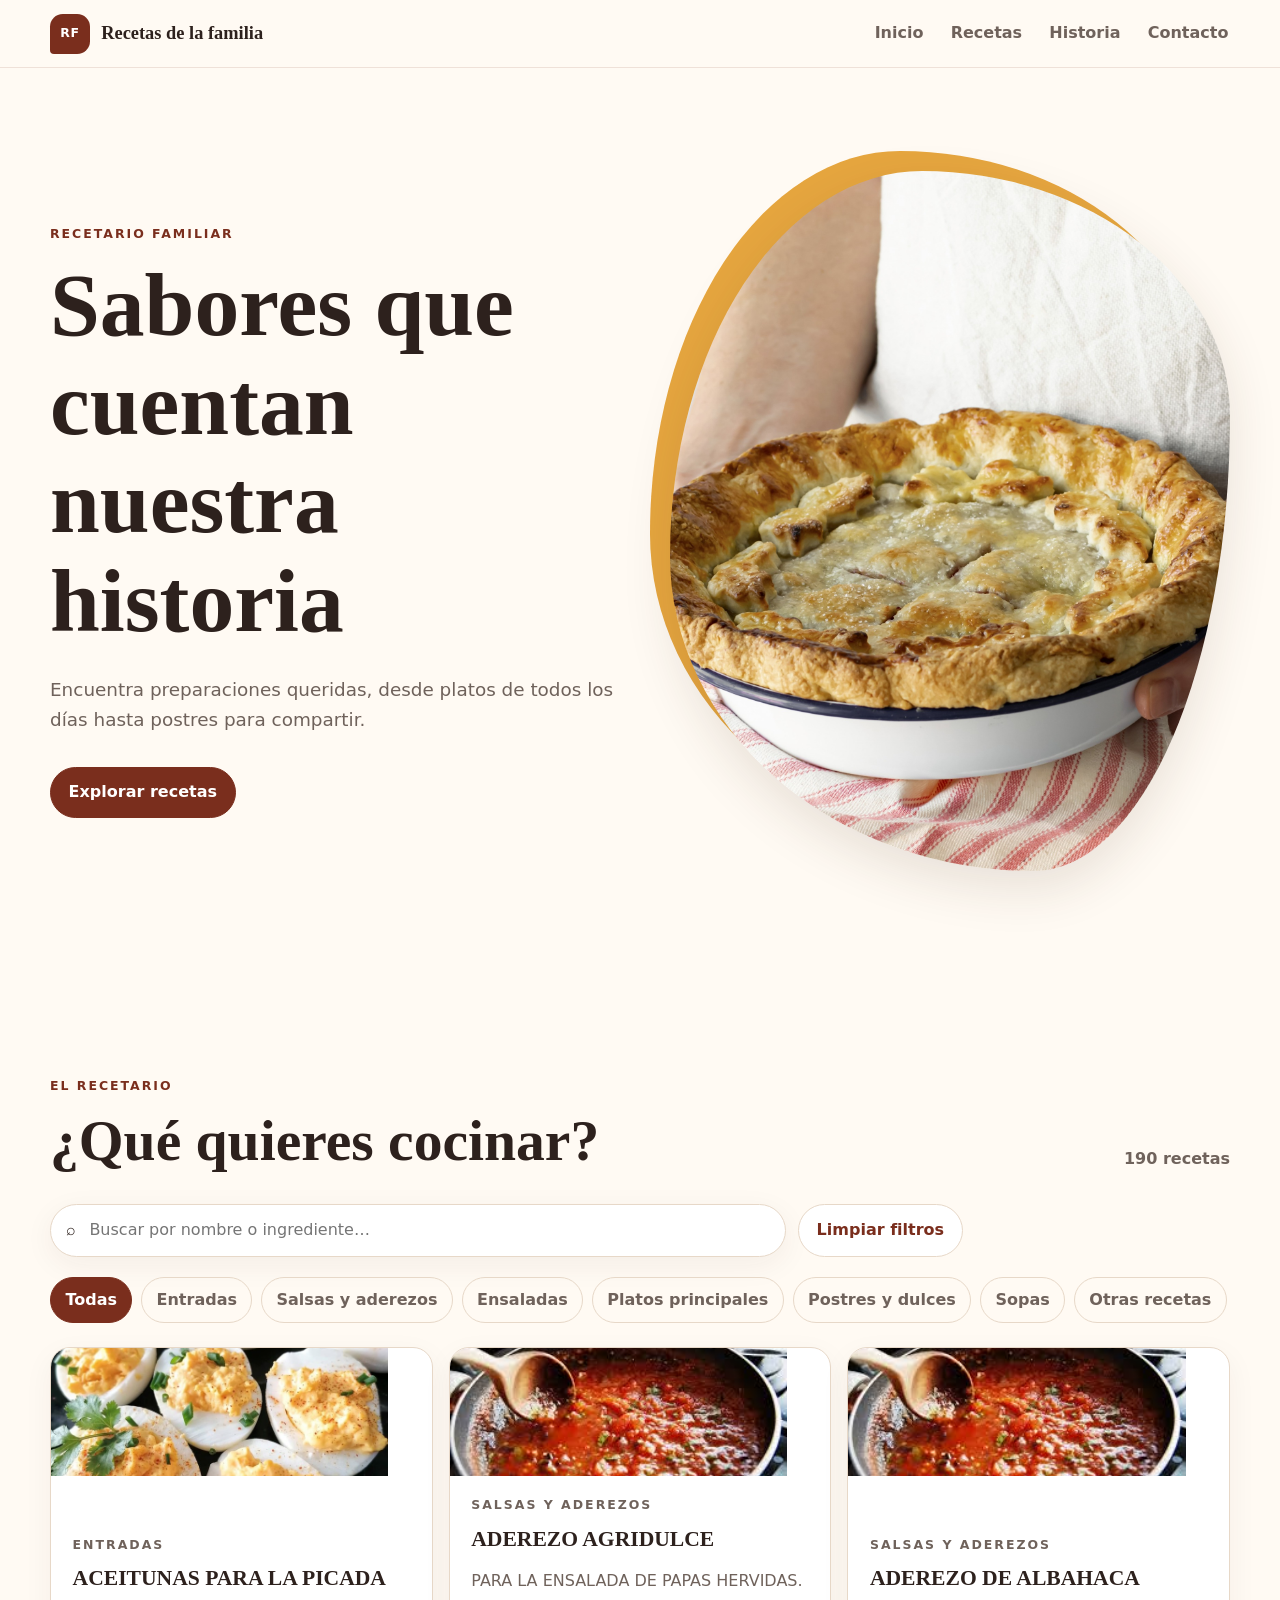
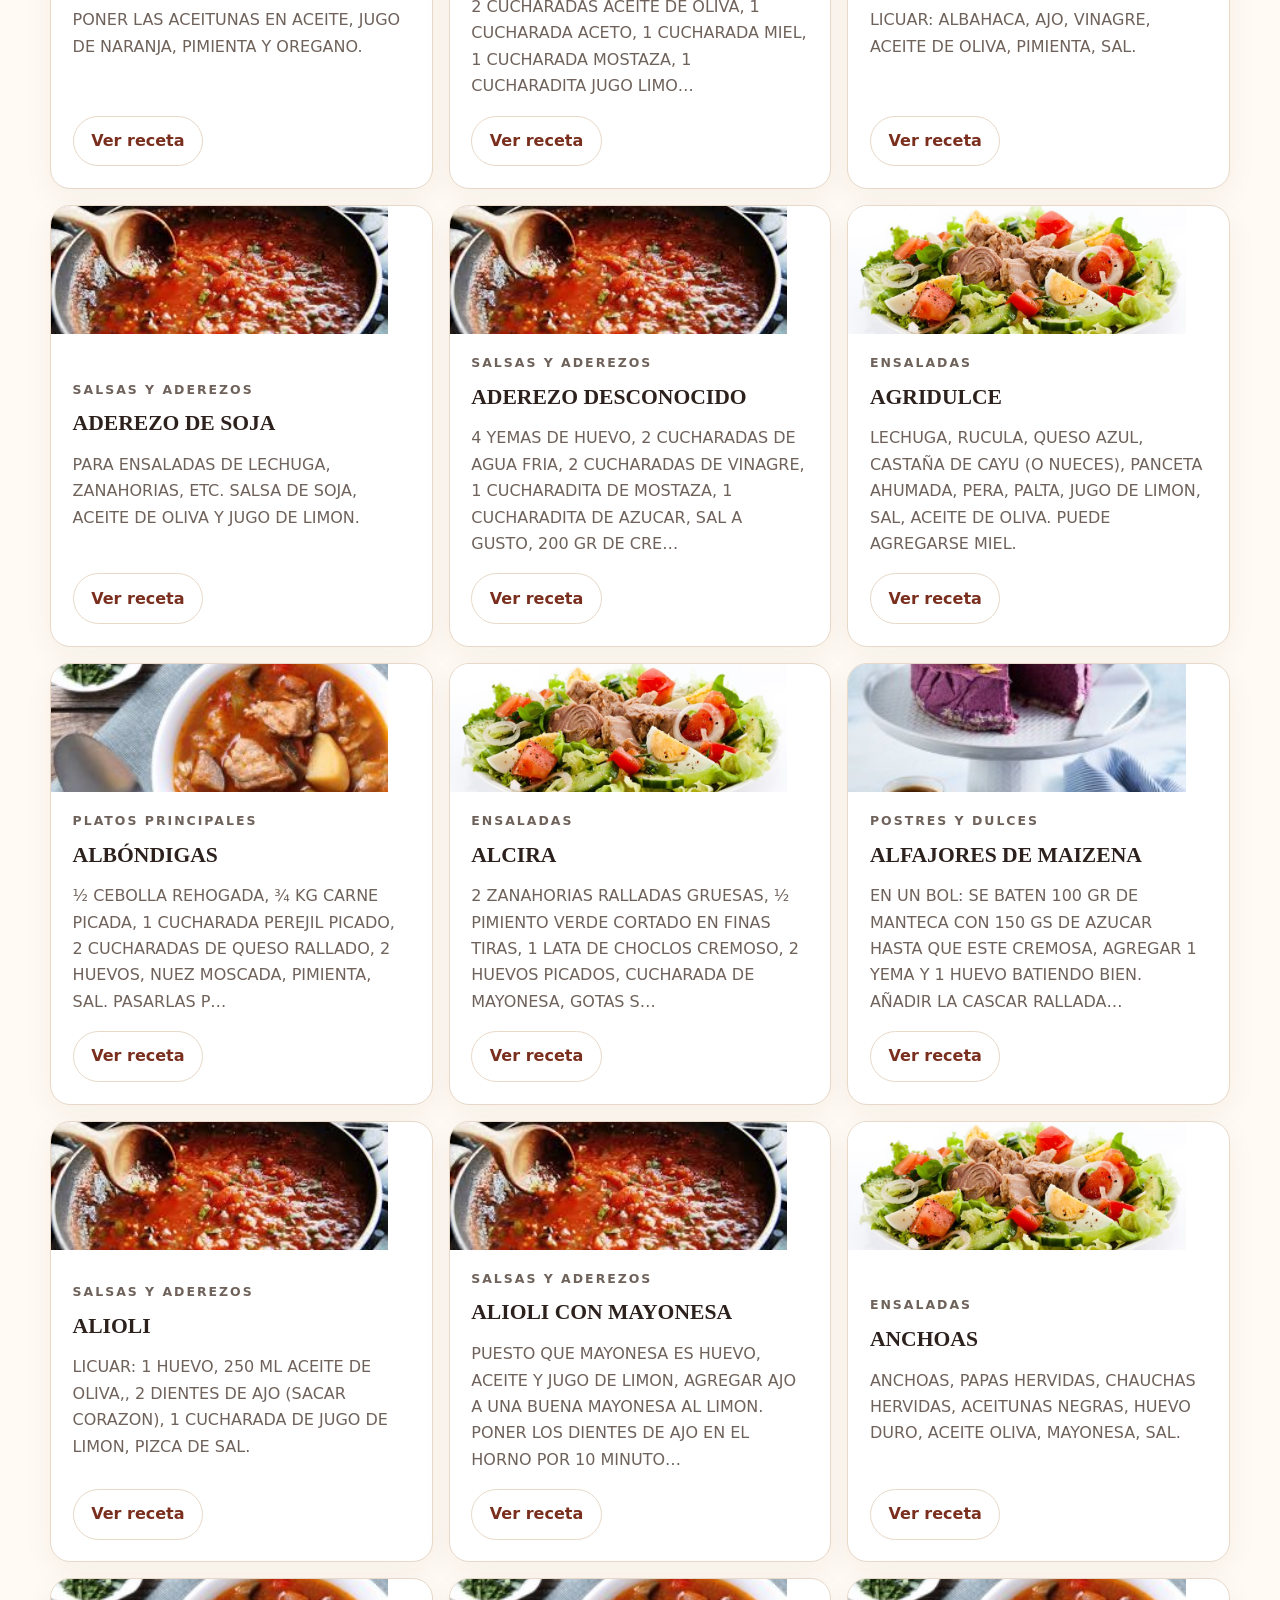
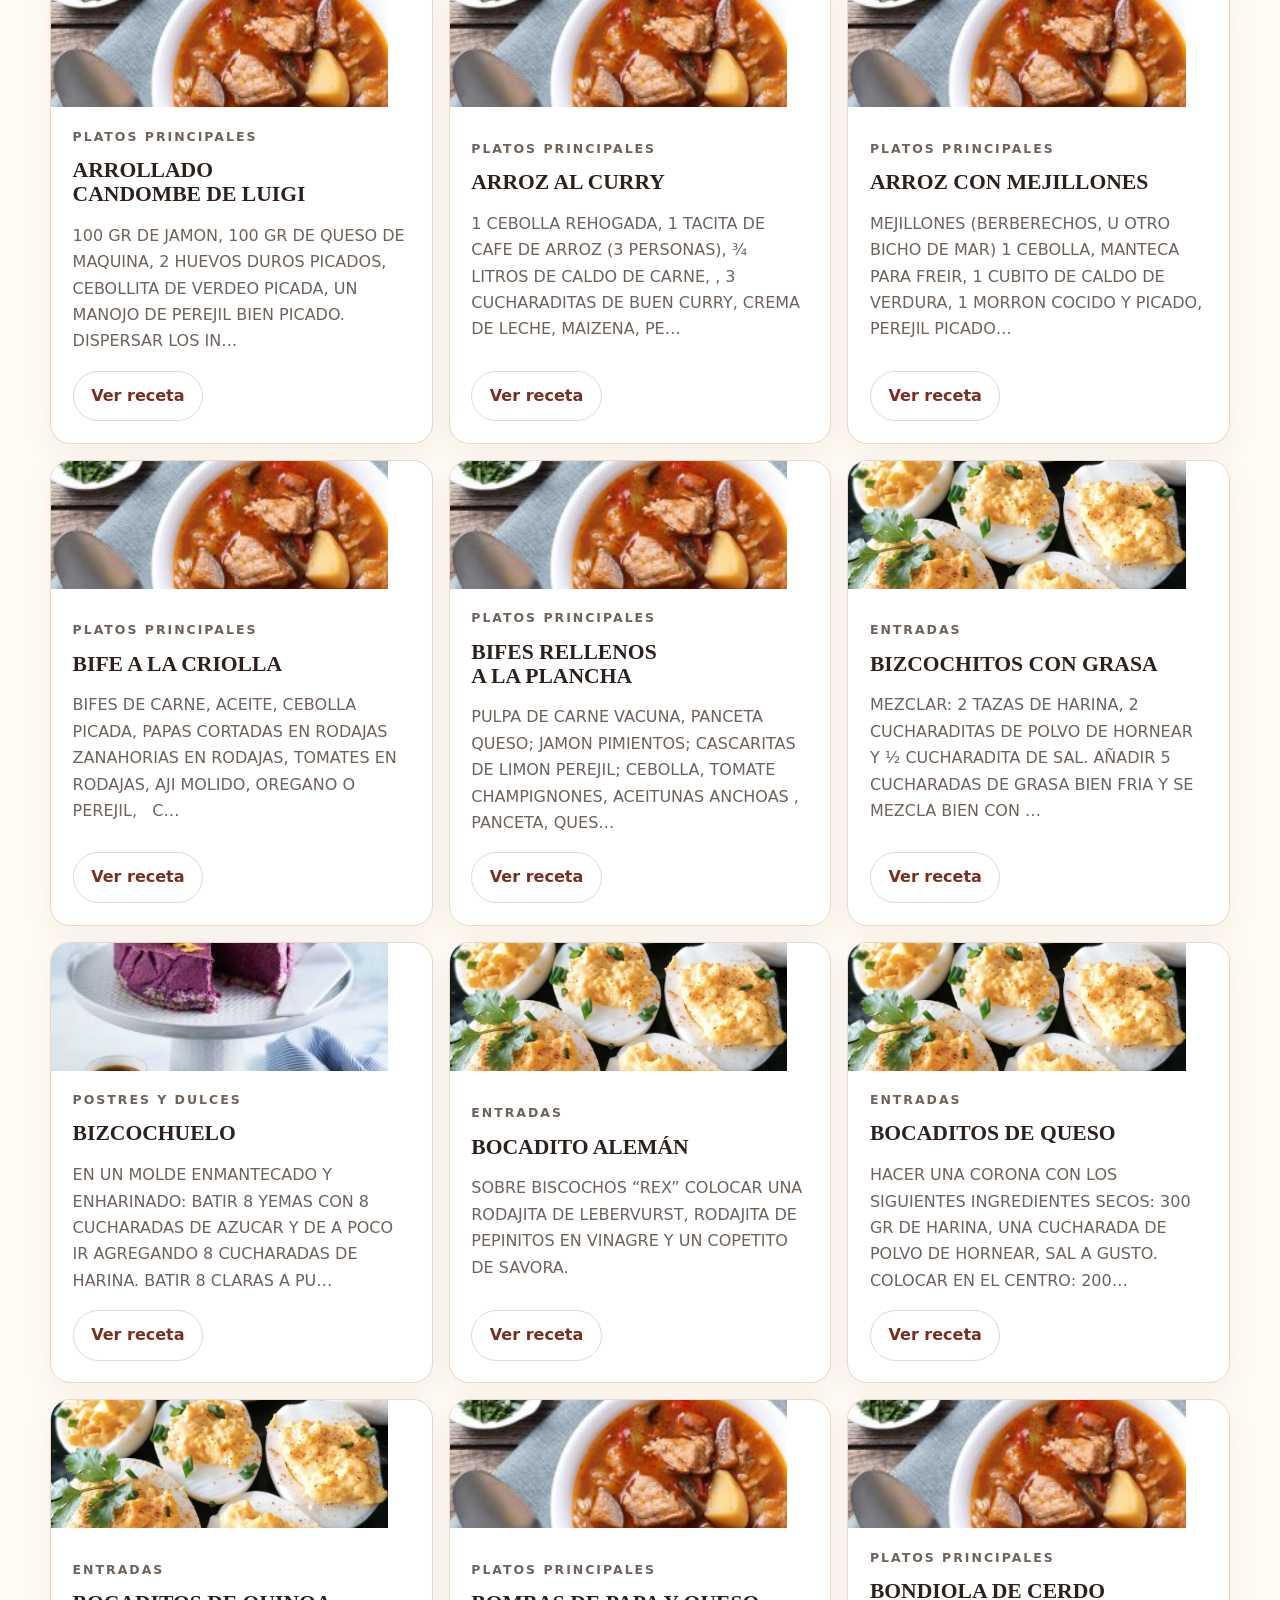
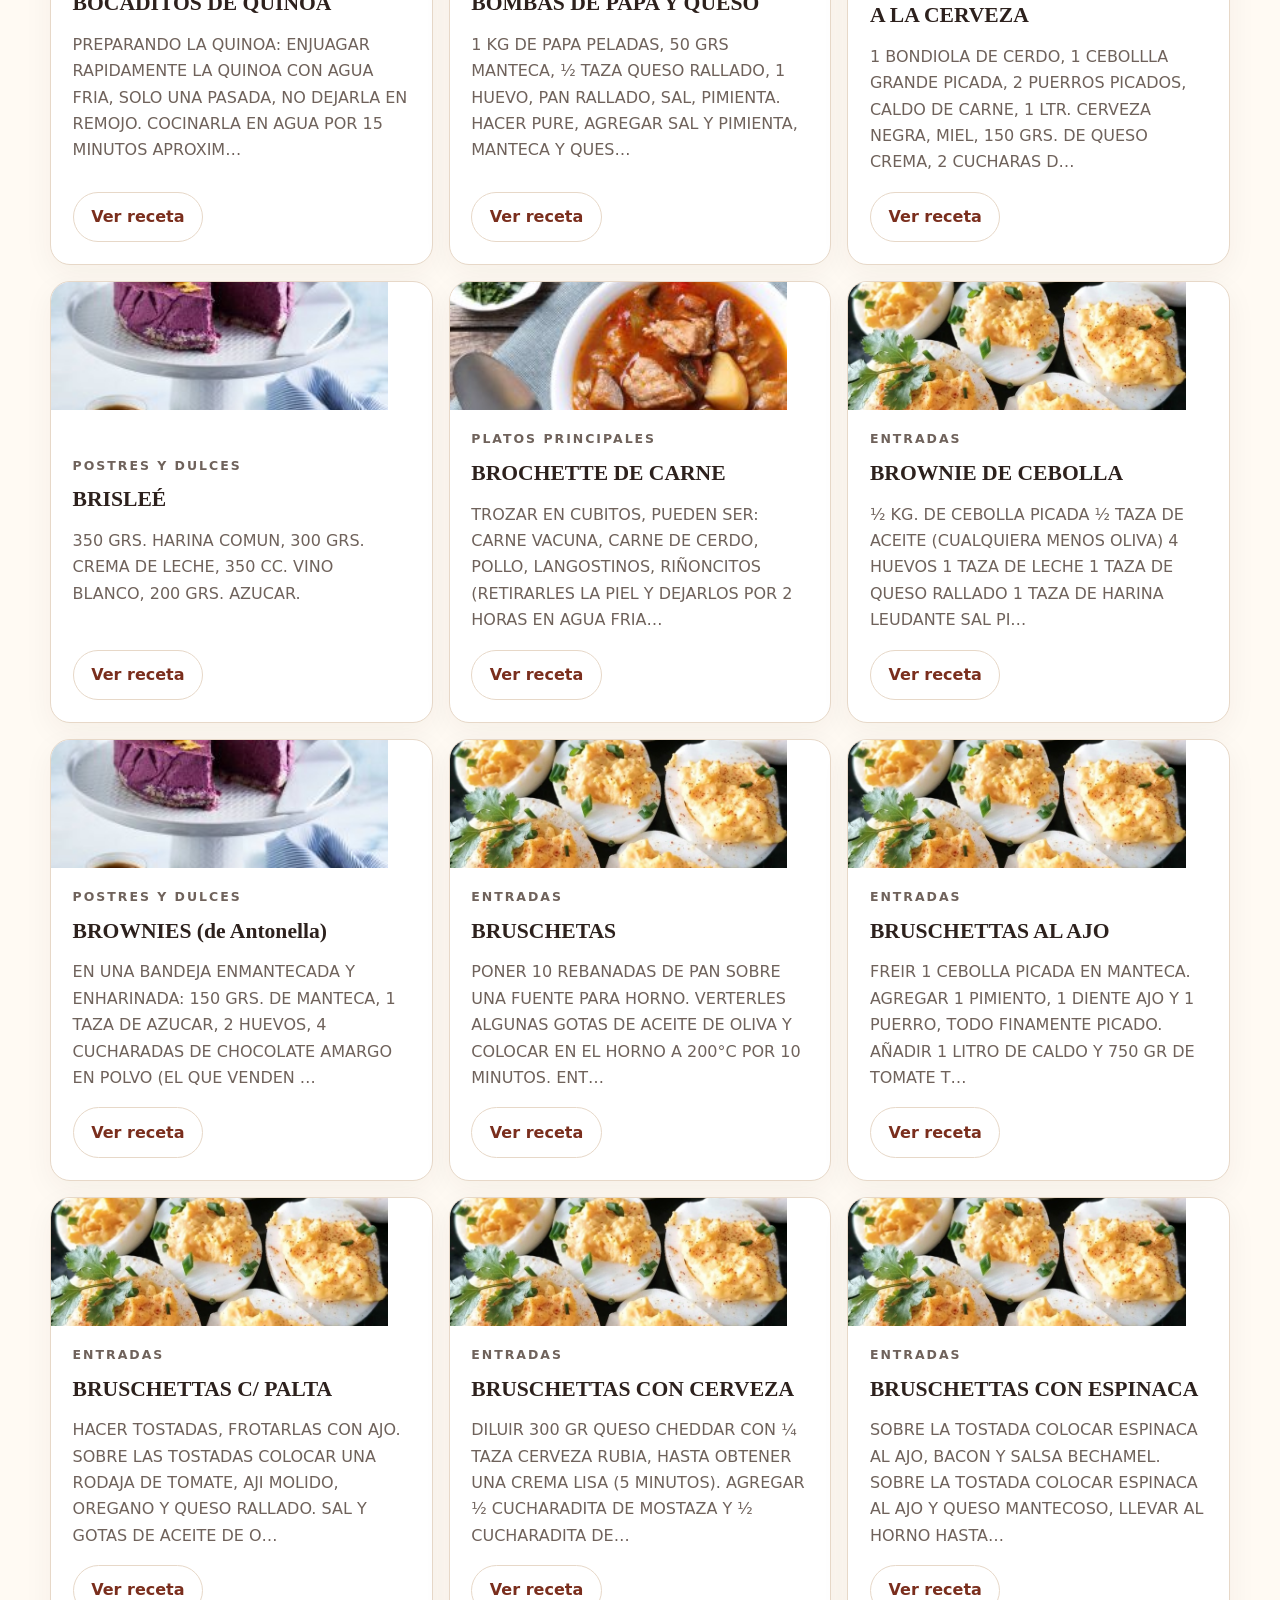
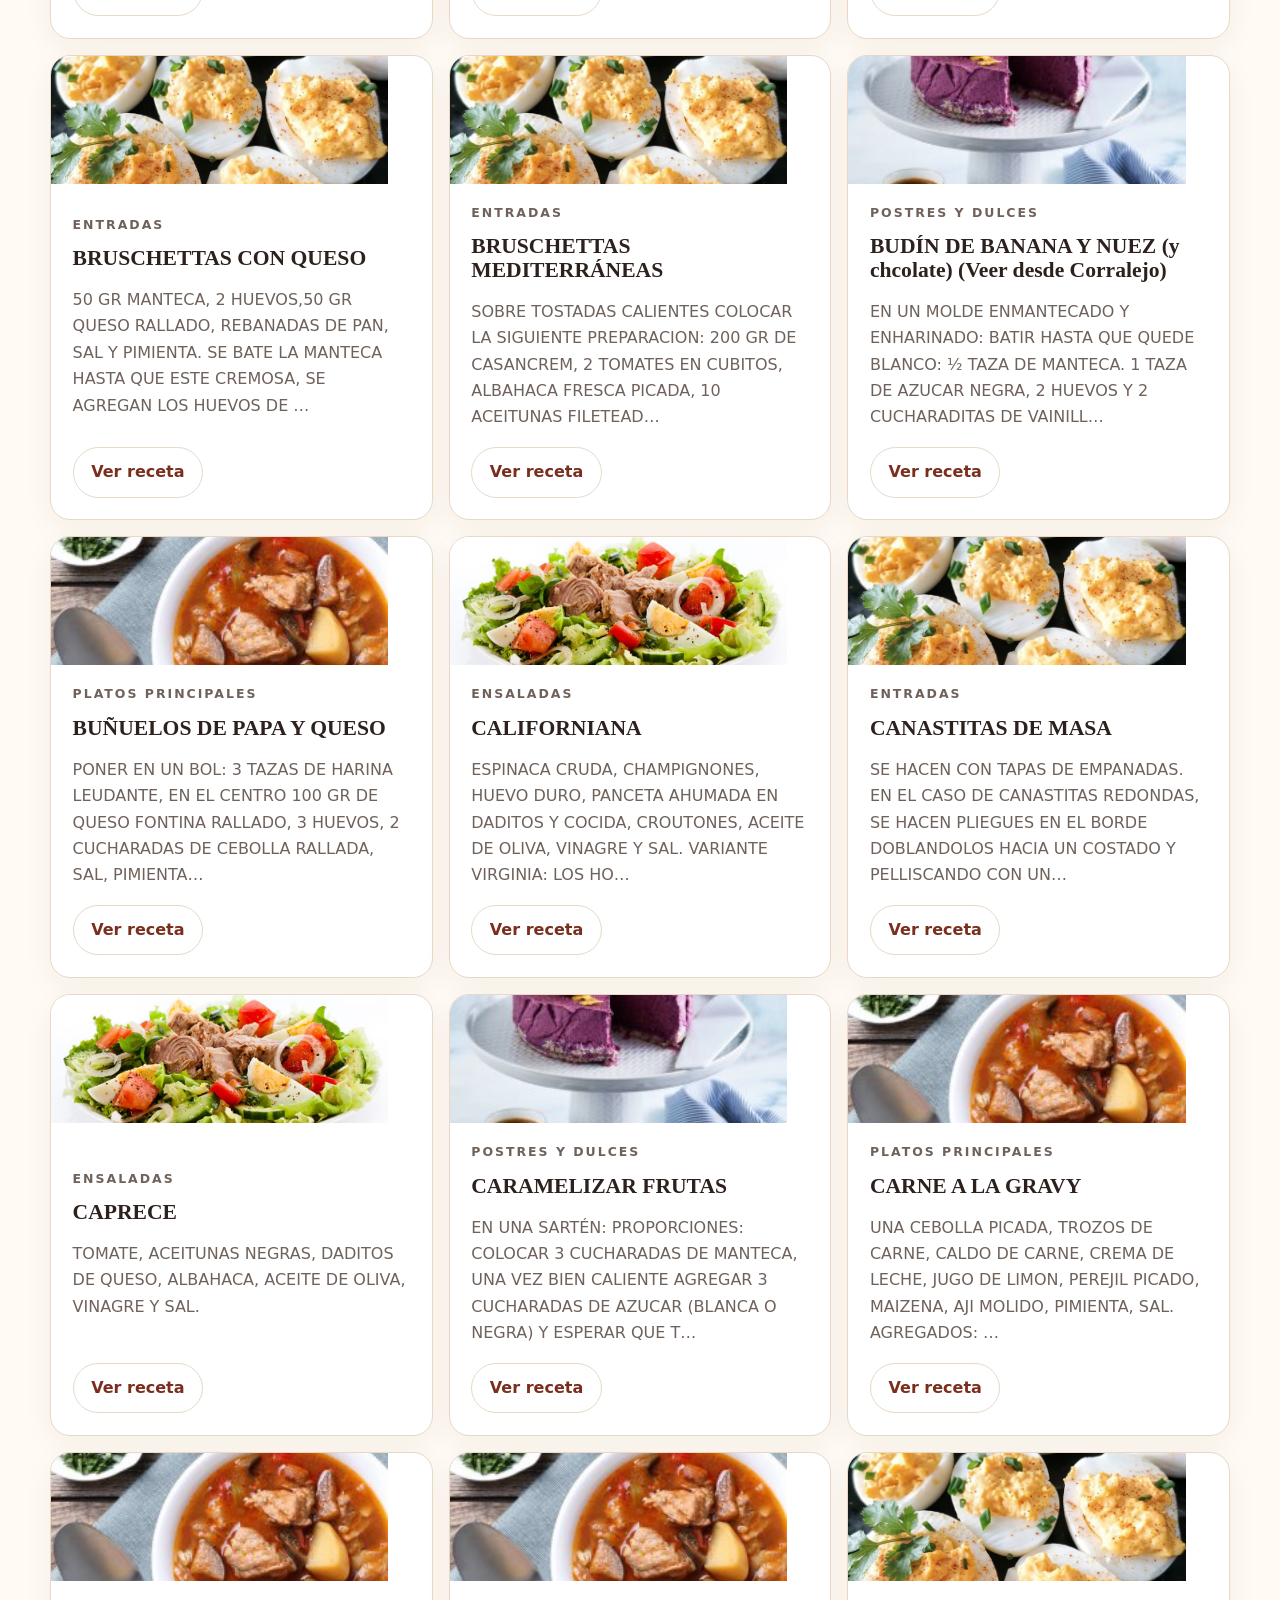
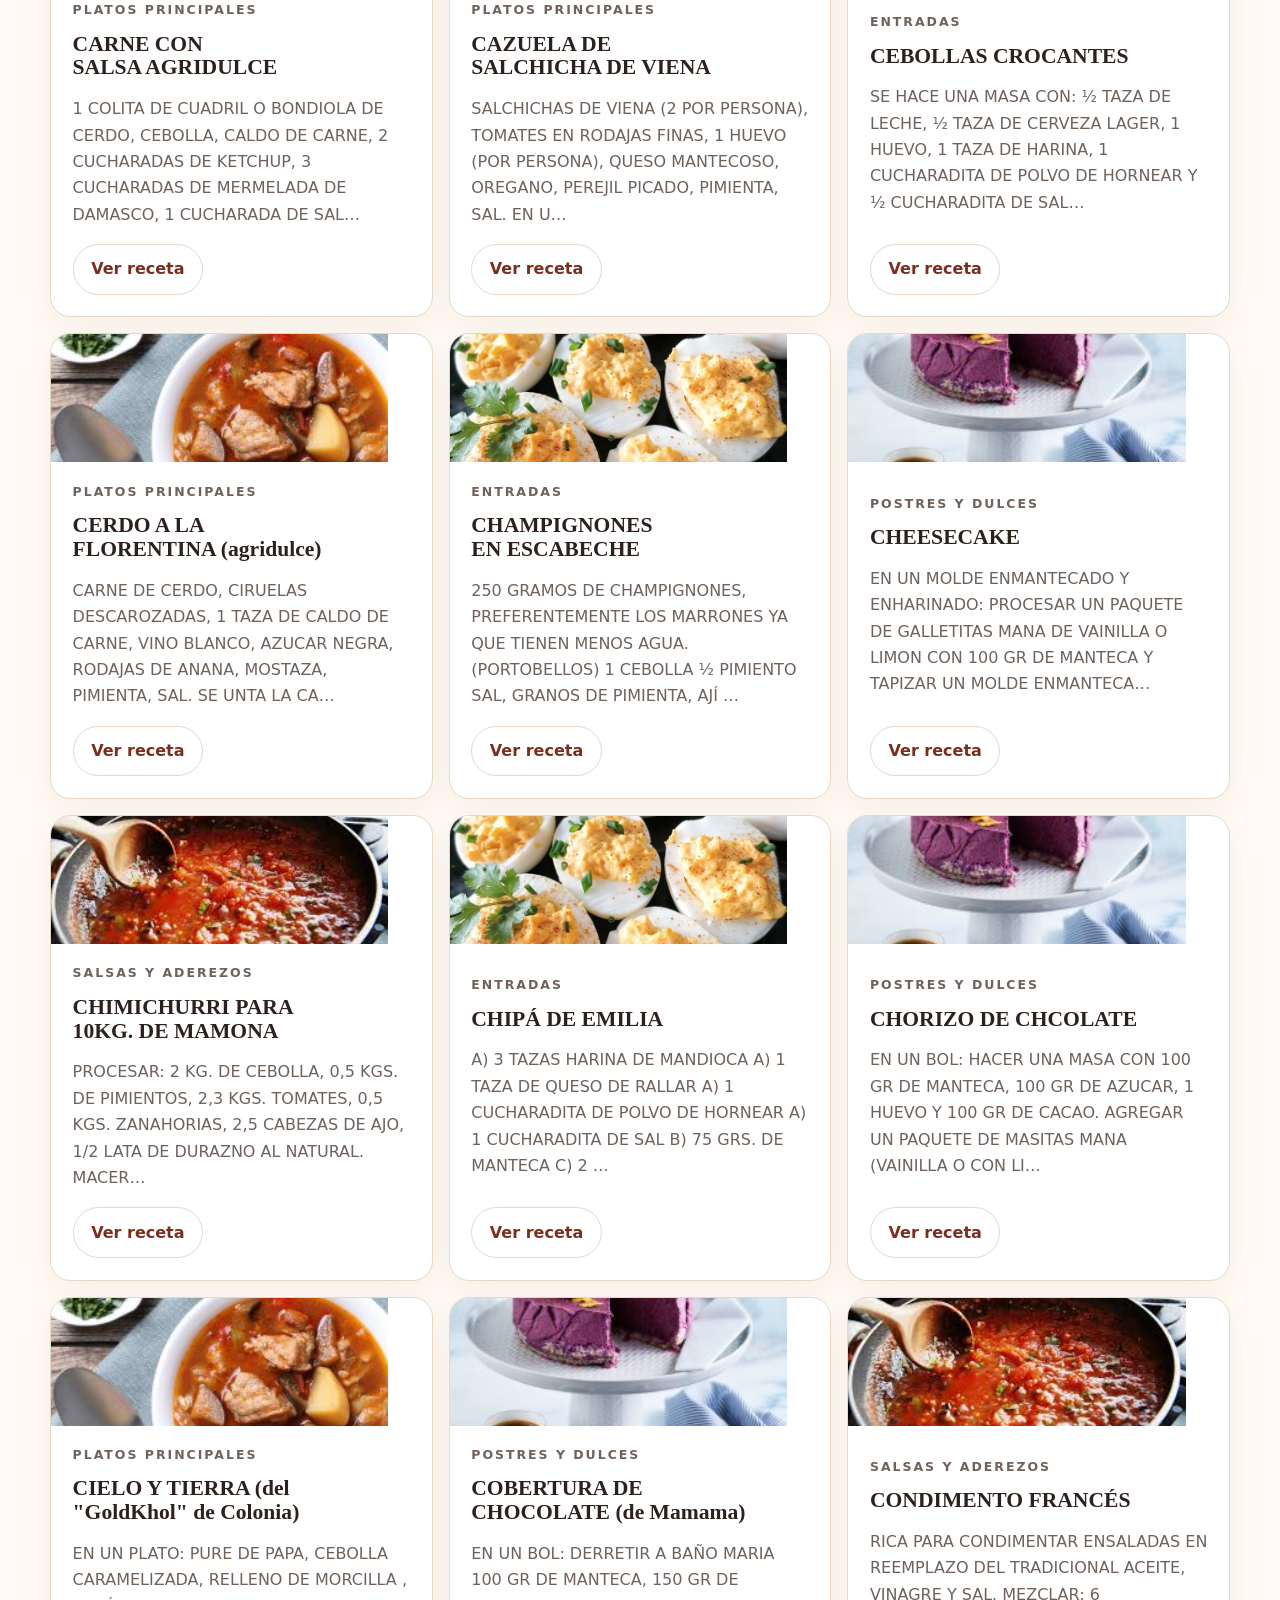
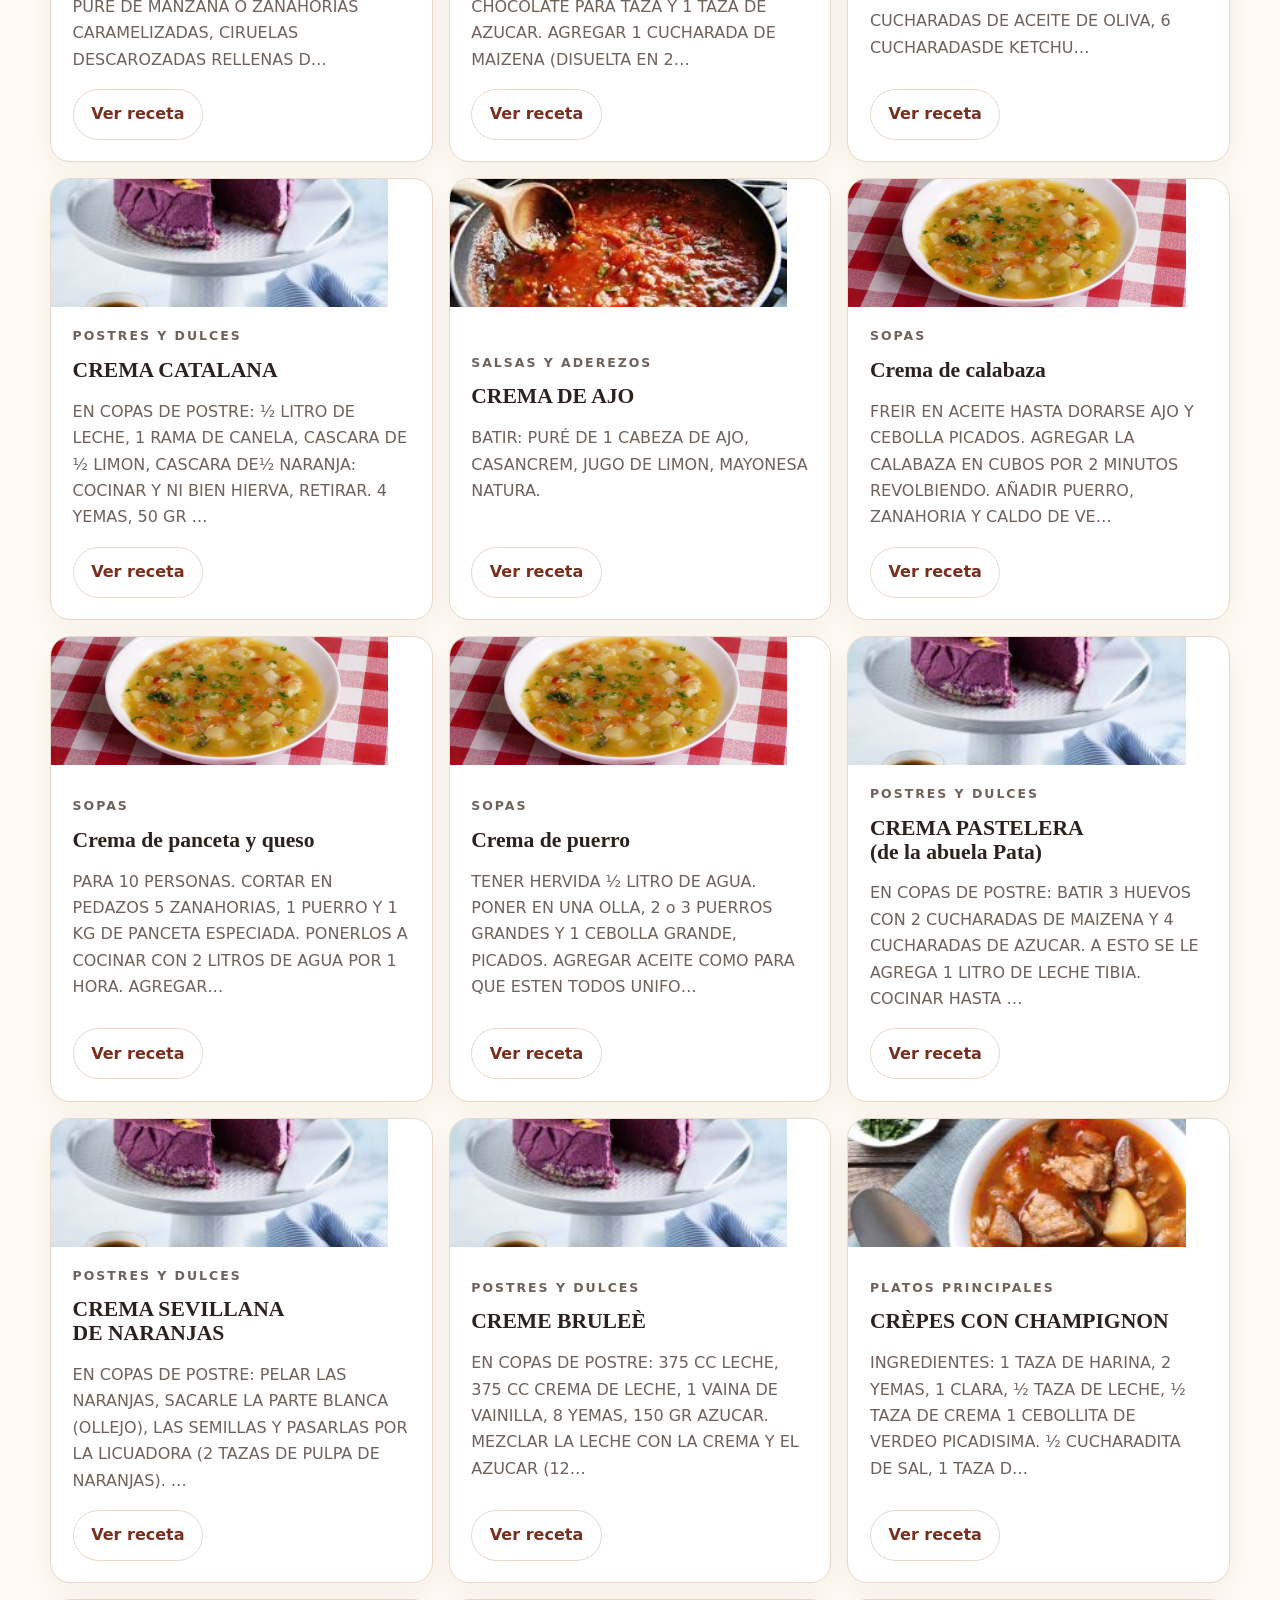
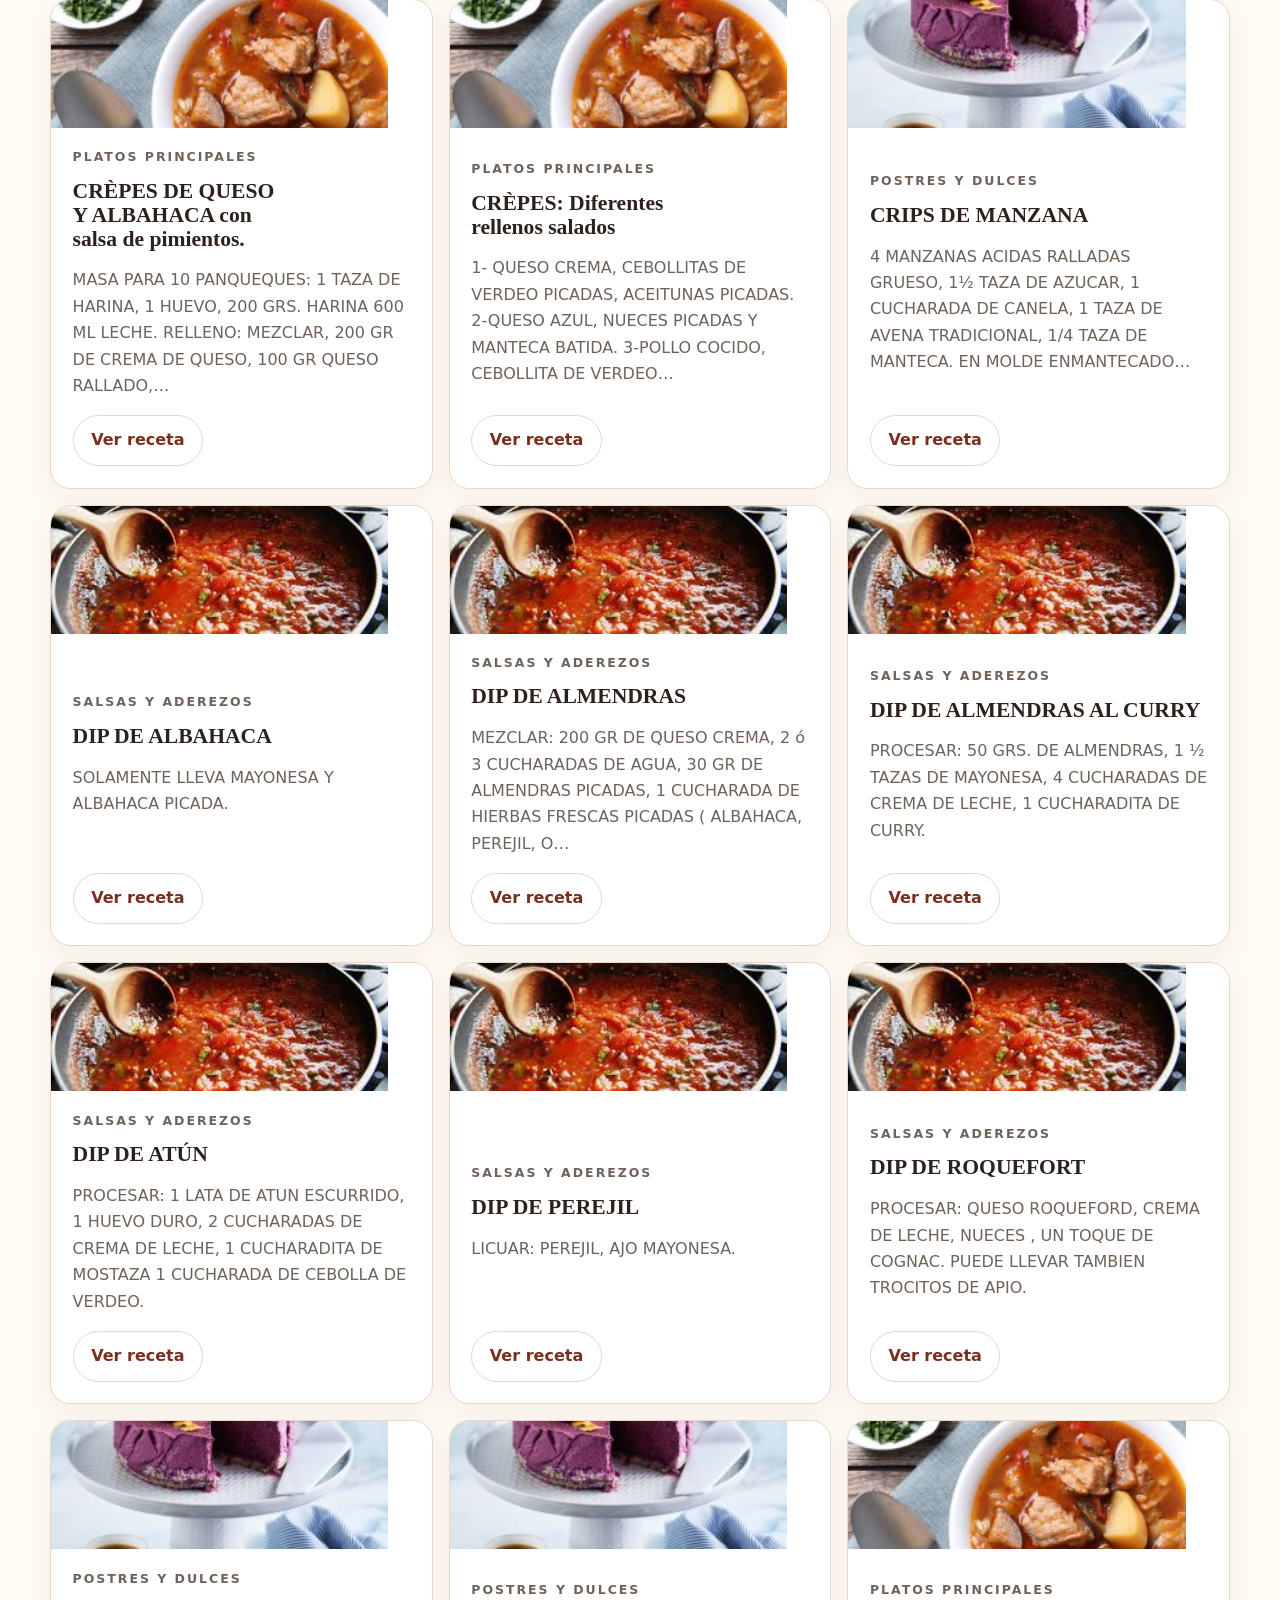
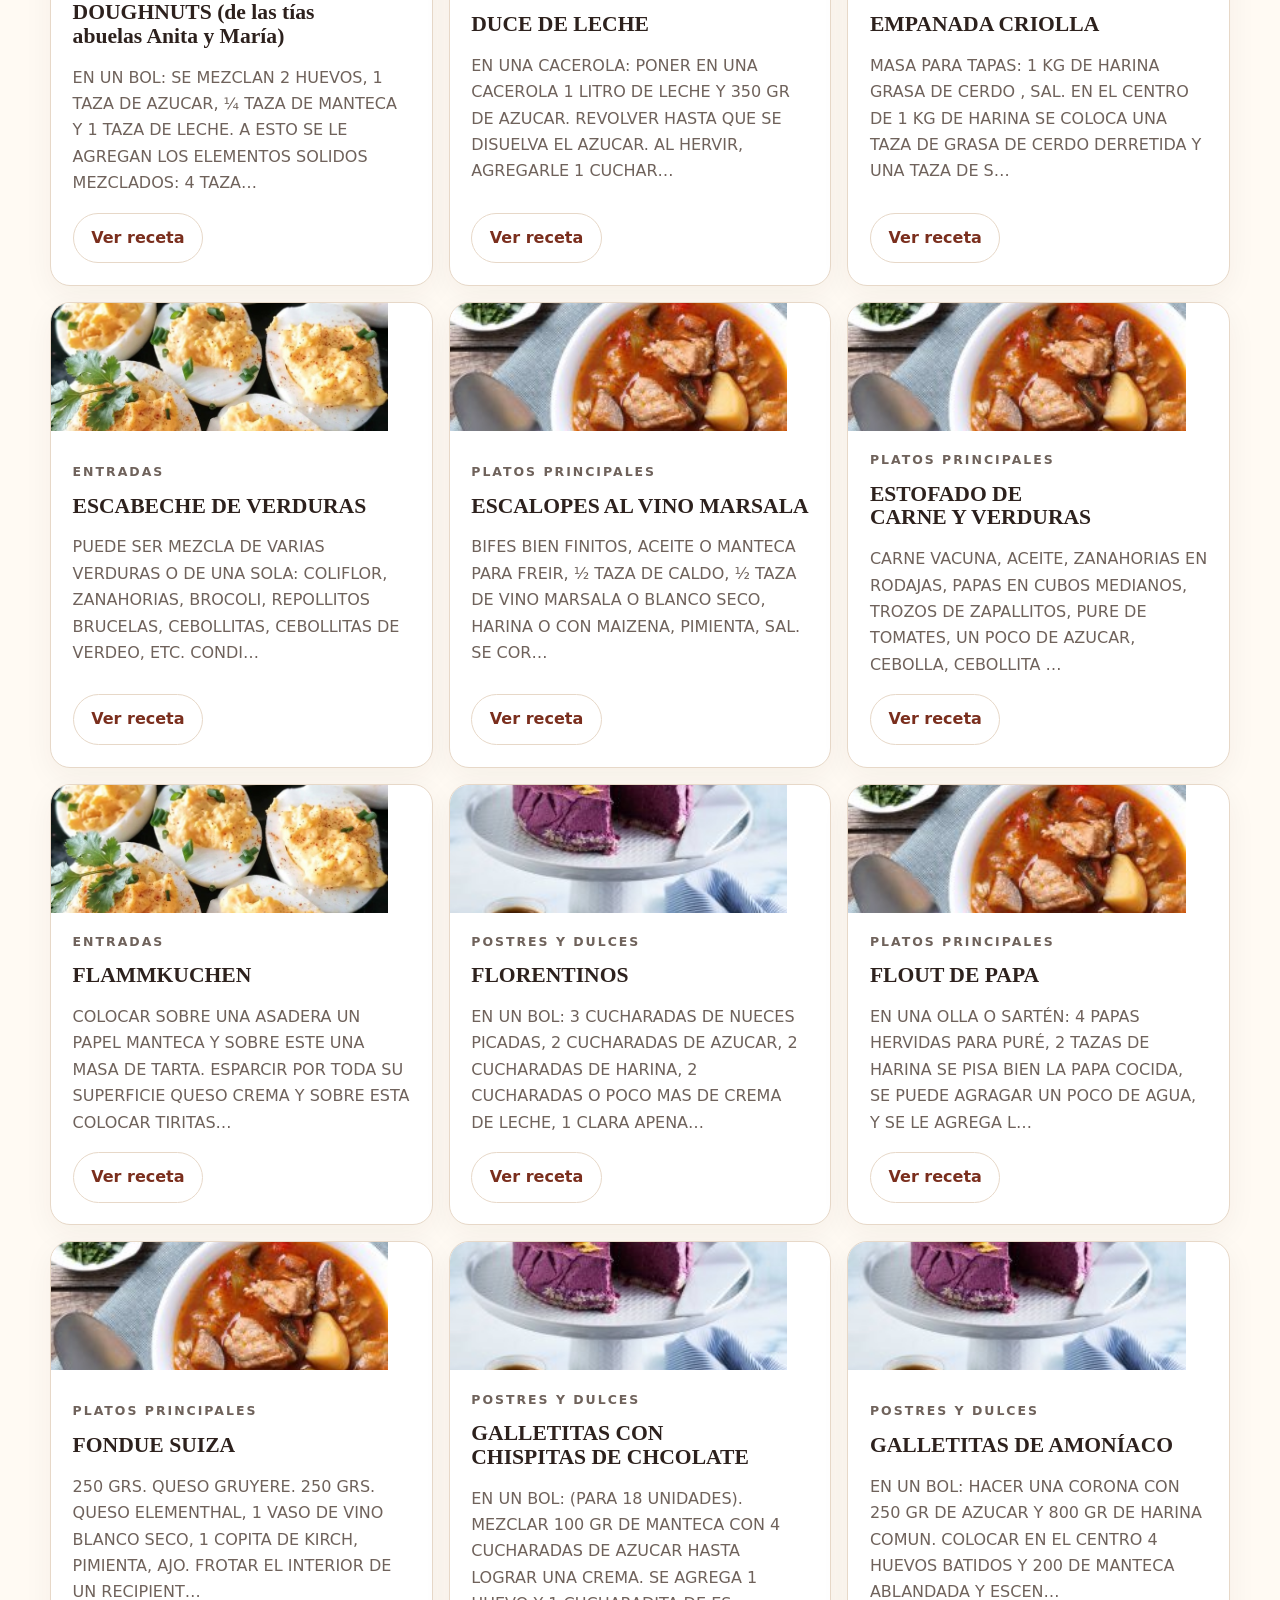
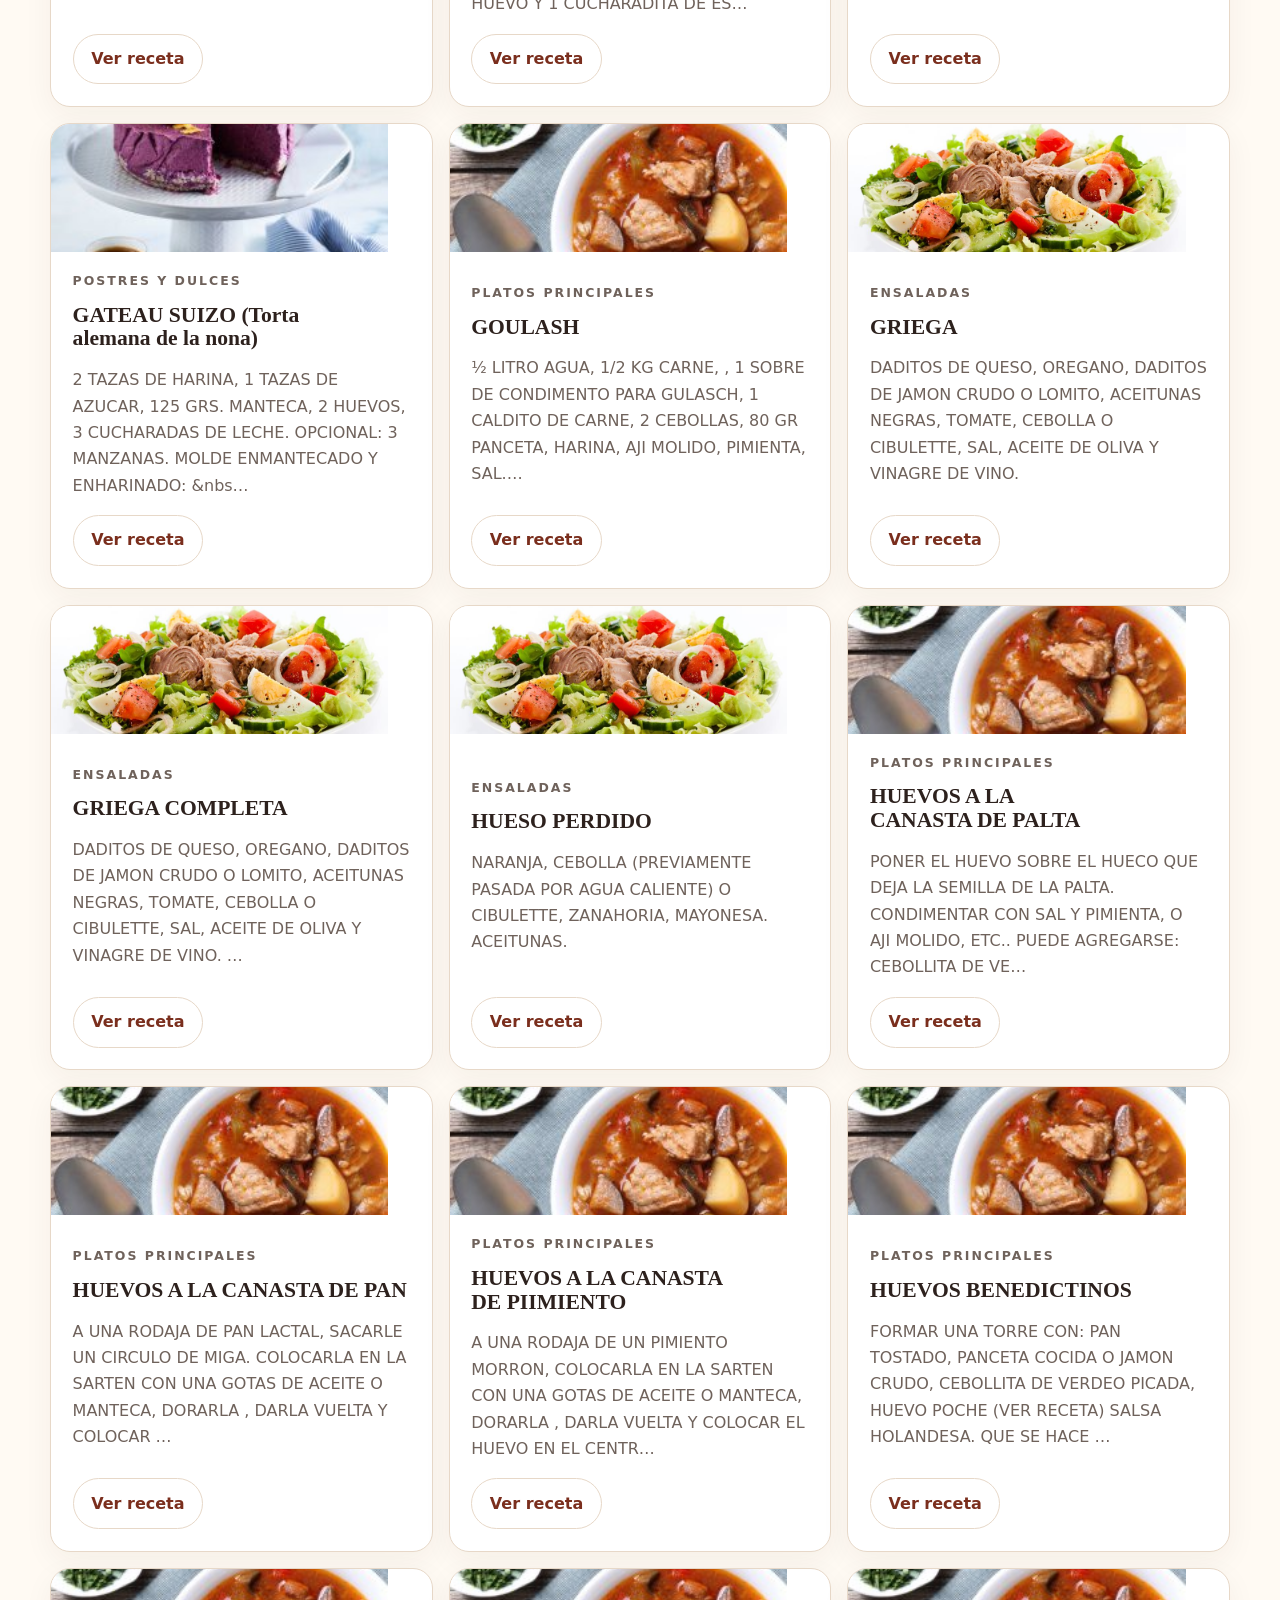
<file: index.html>
<!doctype html>
<html lang="es">
<head>
  <meta charset="utf-8">
  <meta name="viewport" content="width=device-width, initial-scale=1">
  <meta http-equiv="refresh" content="0; url=Recetas-hogarenas-modernizadas/">
  <title>Redirigiendo…</title>
  <link rel="canonical" href="Recetas-hogarenas-modernizadas/">
</head>
<body>
  <p>Redirigiendo al proyecto… <a href="Recetas-hogarenas-modernizadas/">Abrir proyecto</a></p>
  <script>location.replace("Recetas-hogarenas-modernizadas/");</script>
</body>
</html>
</file>
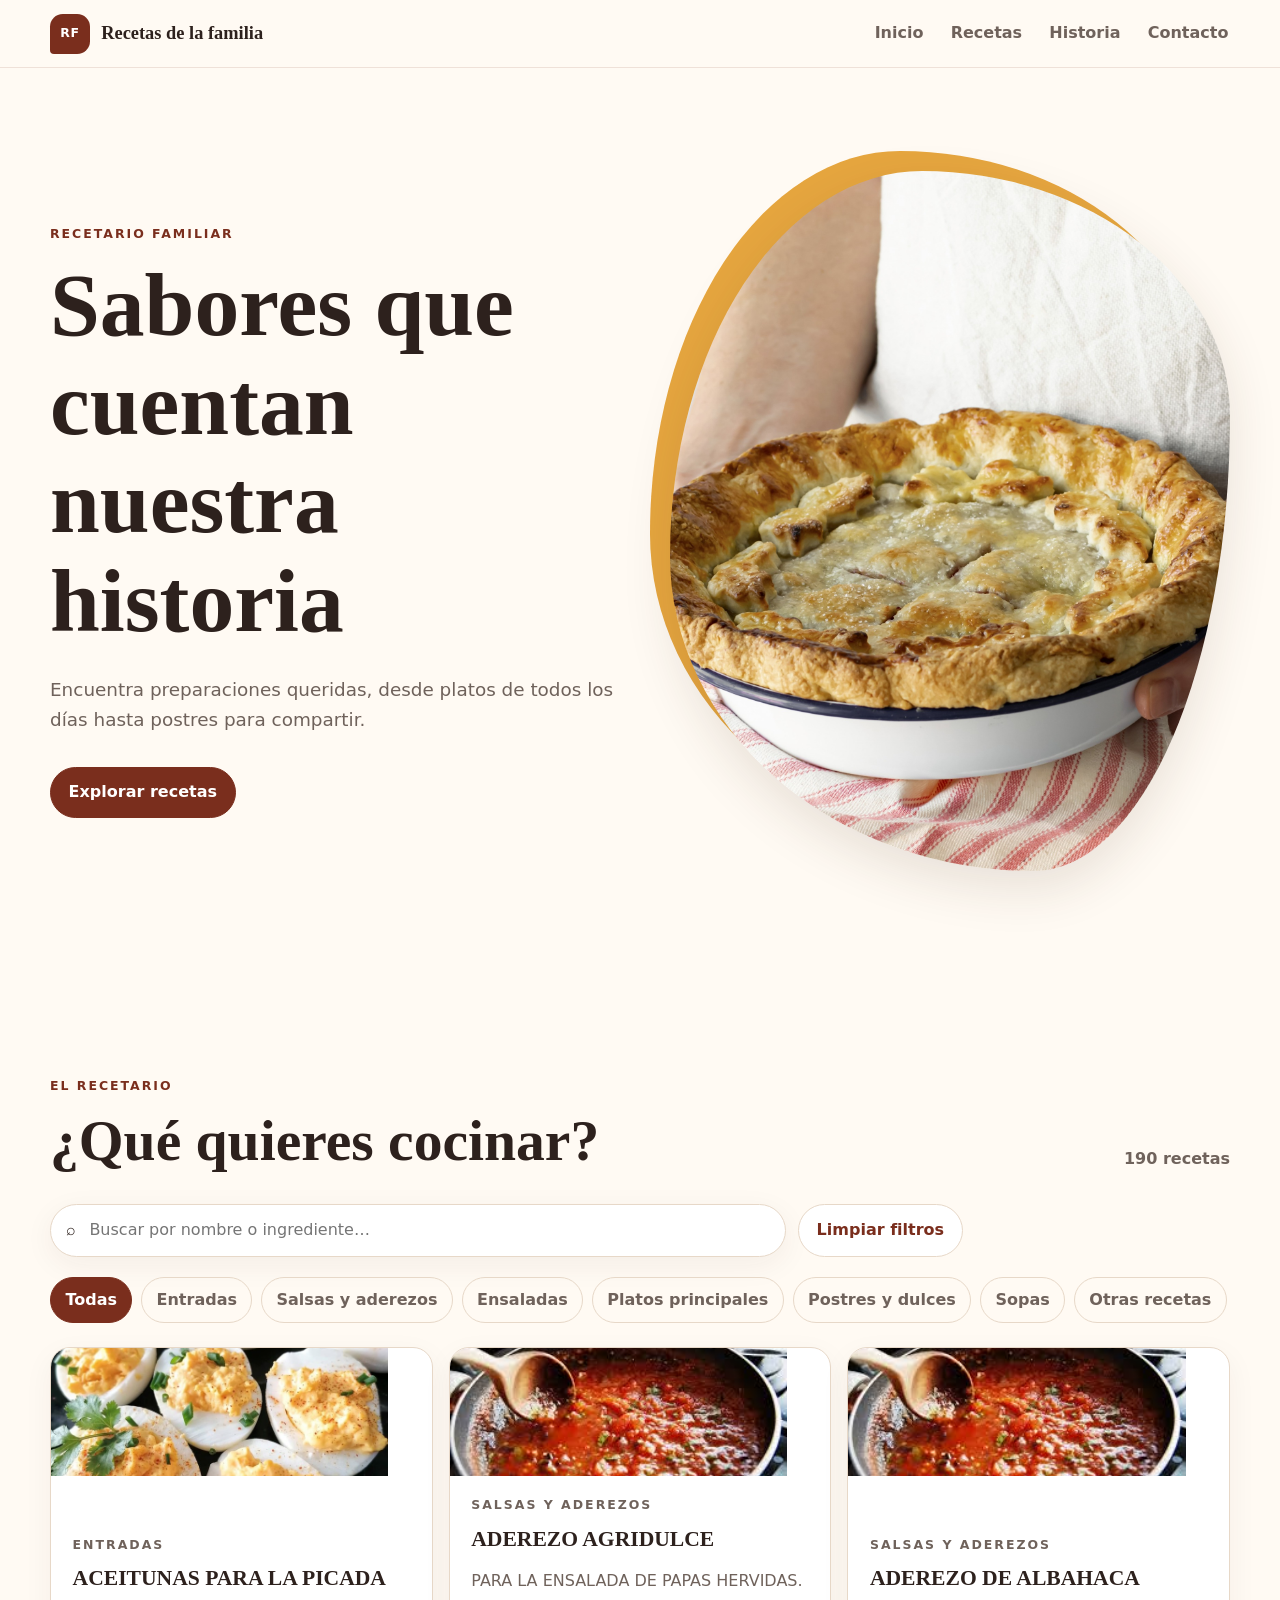
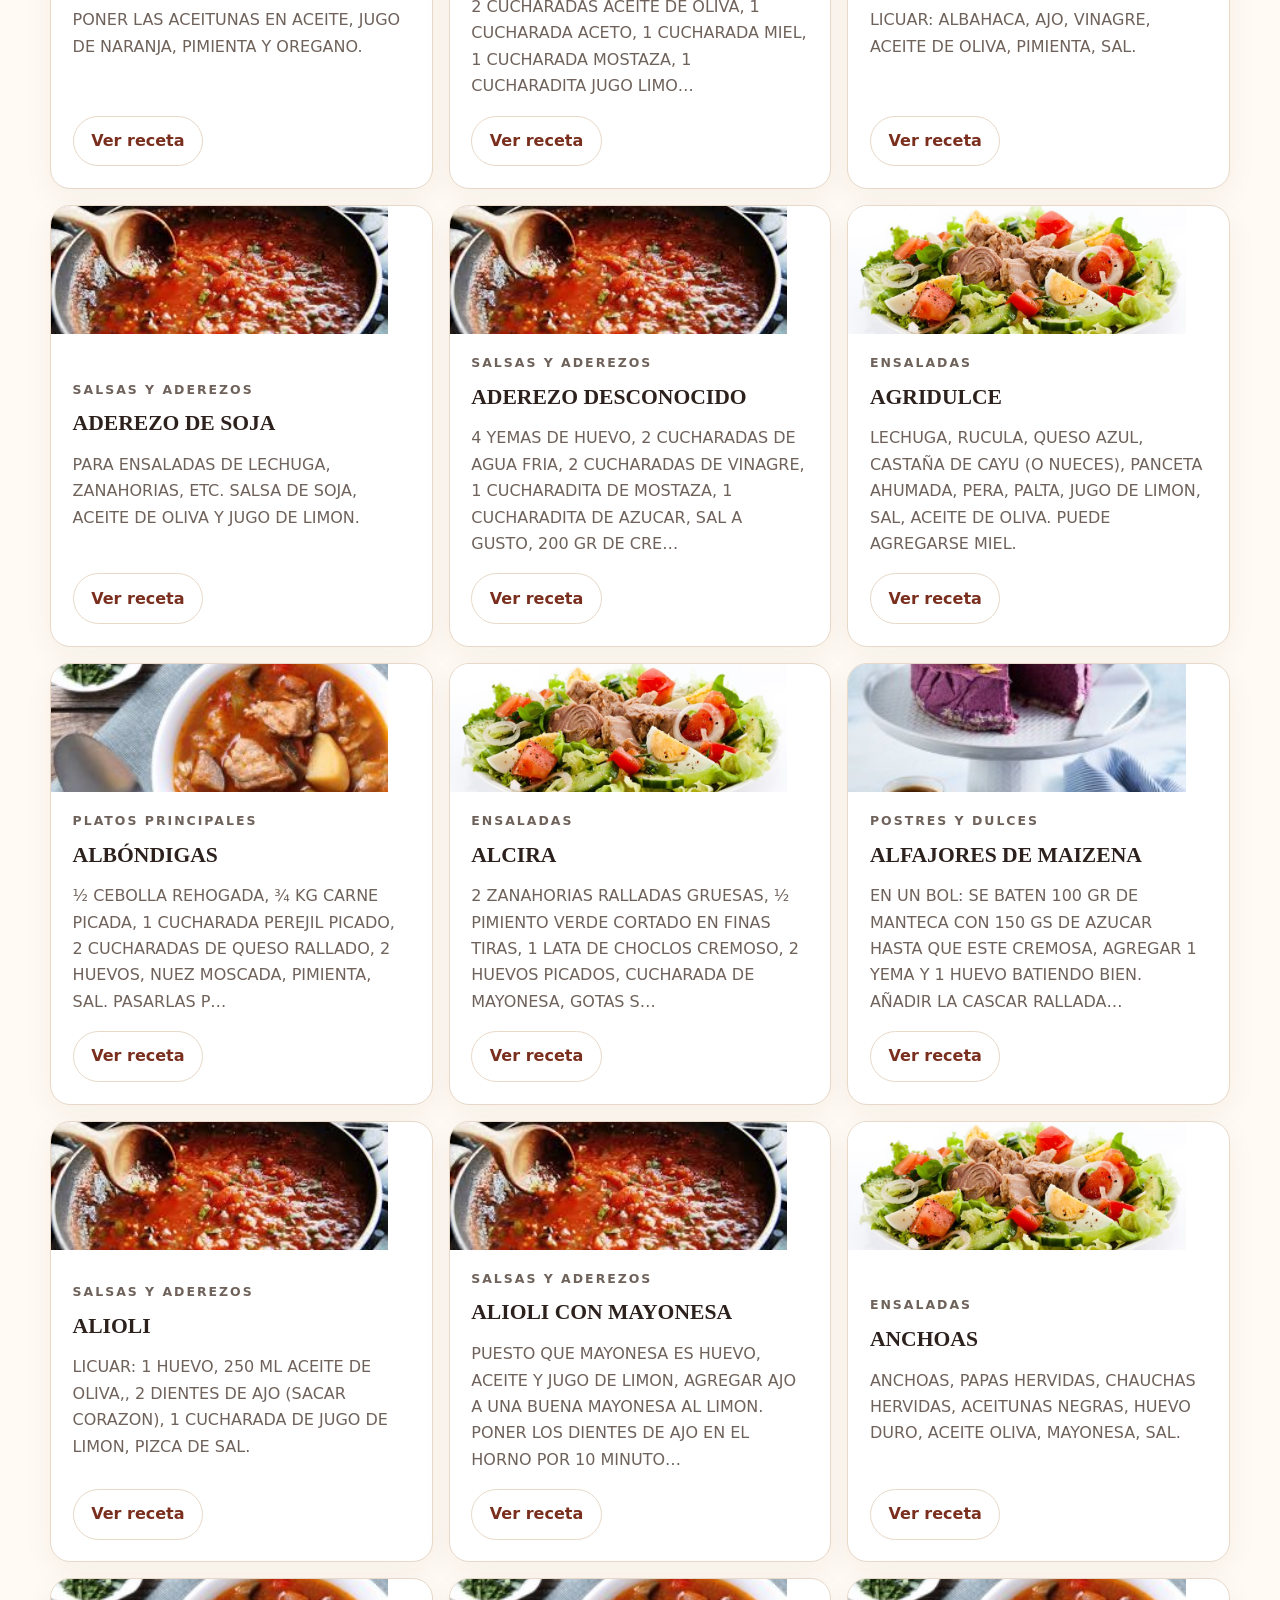
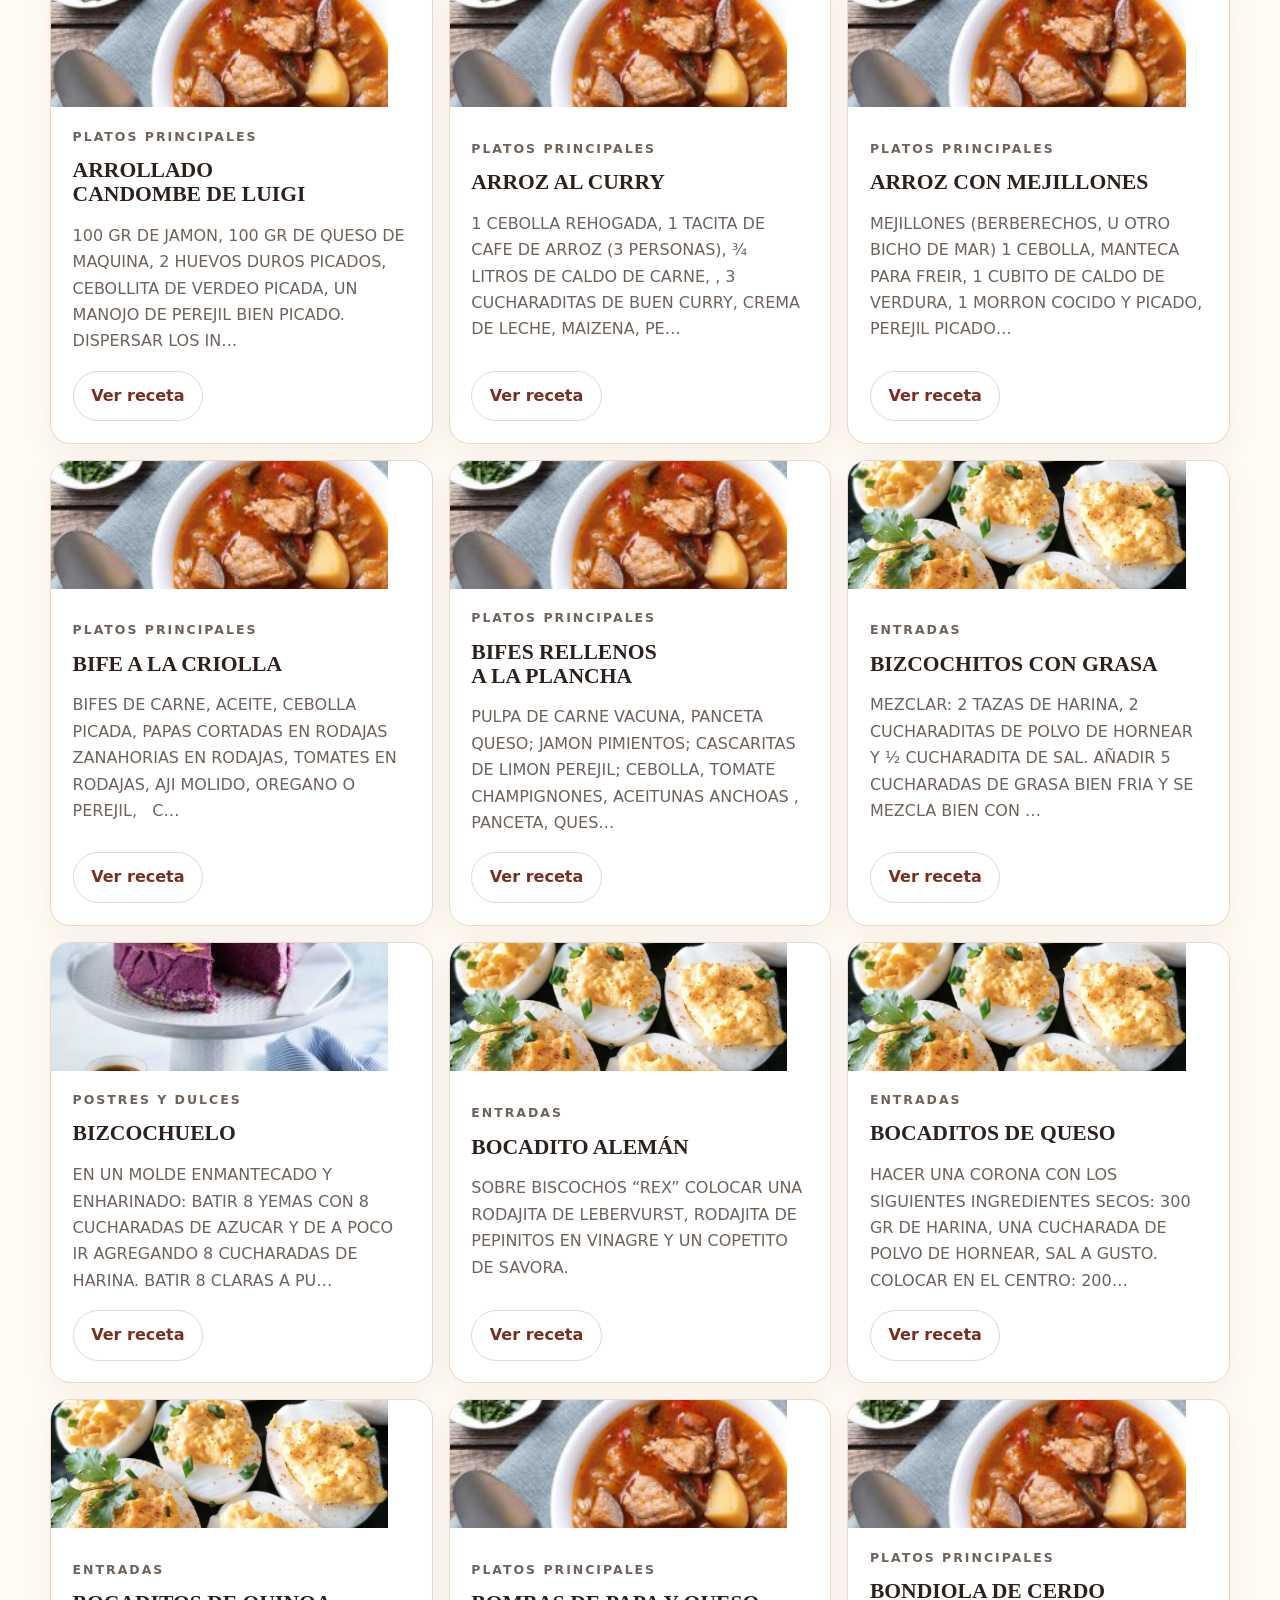
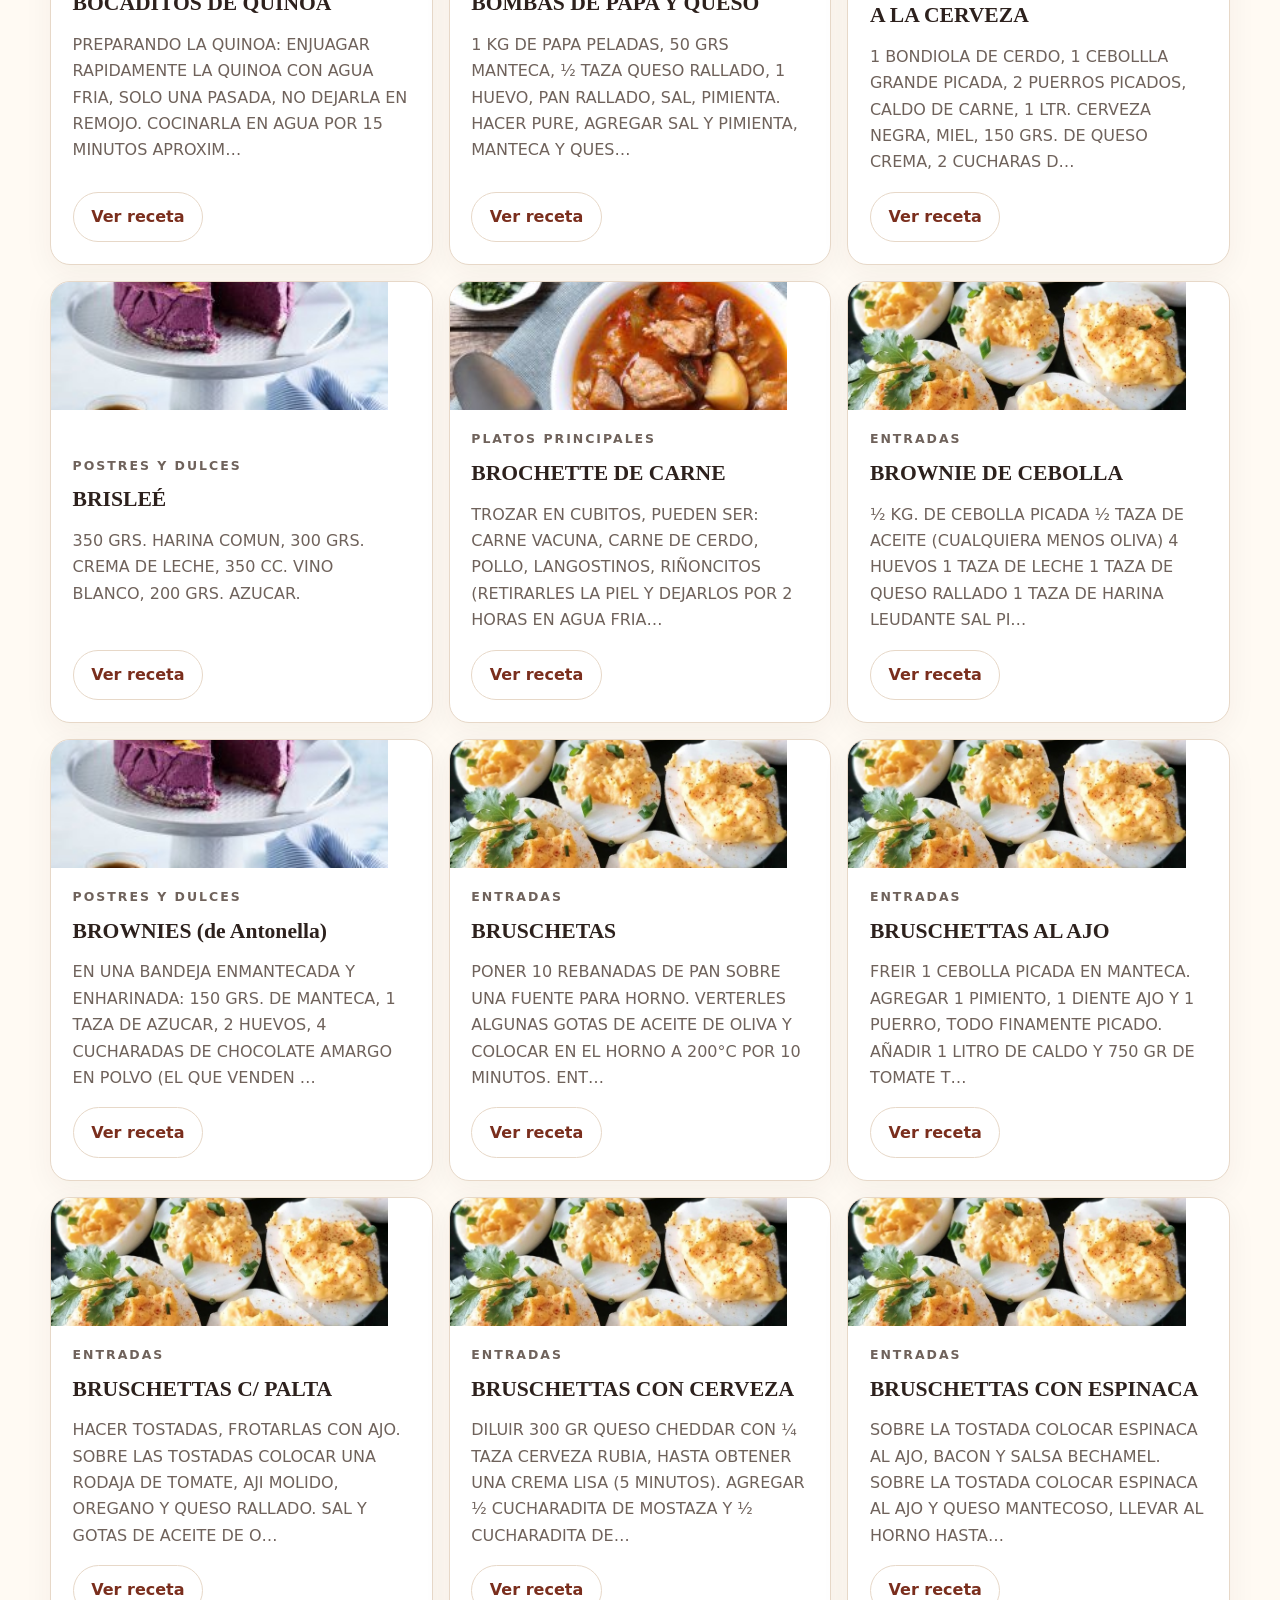
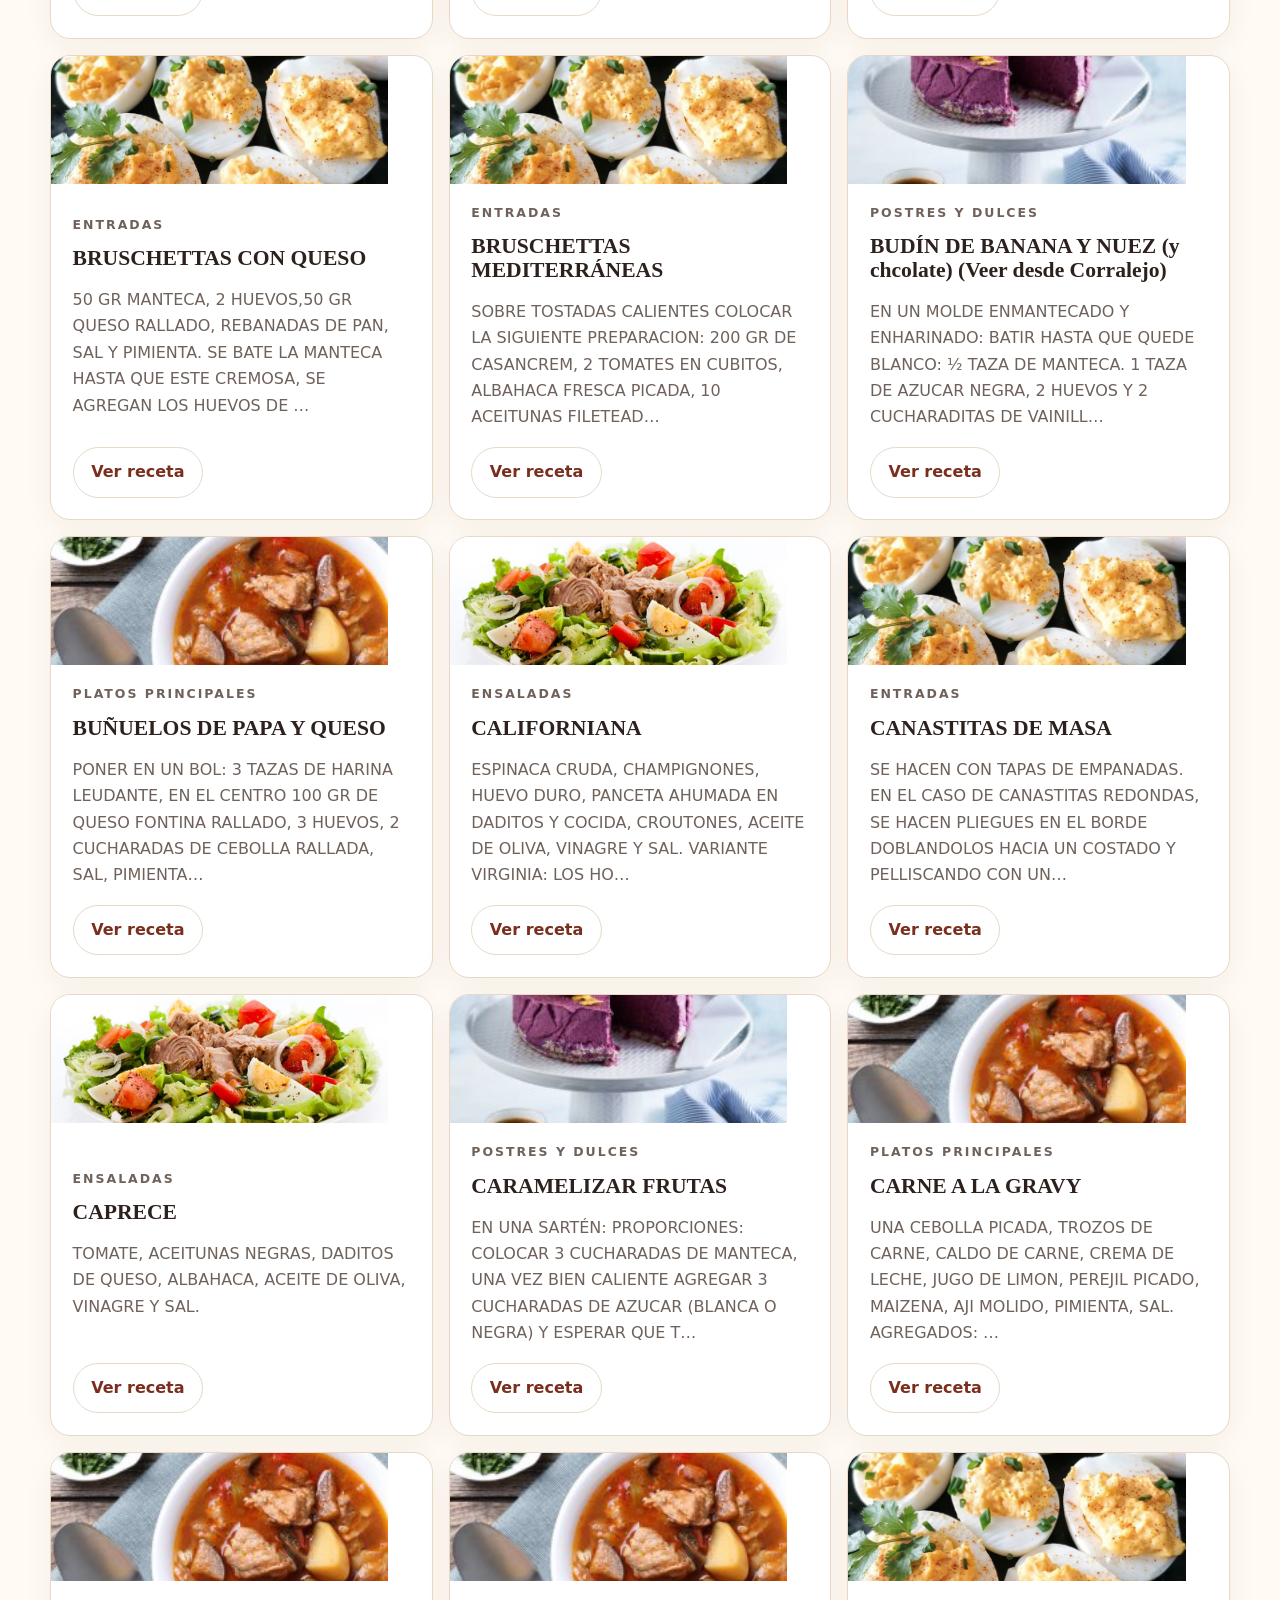
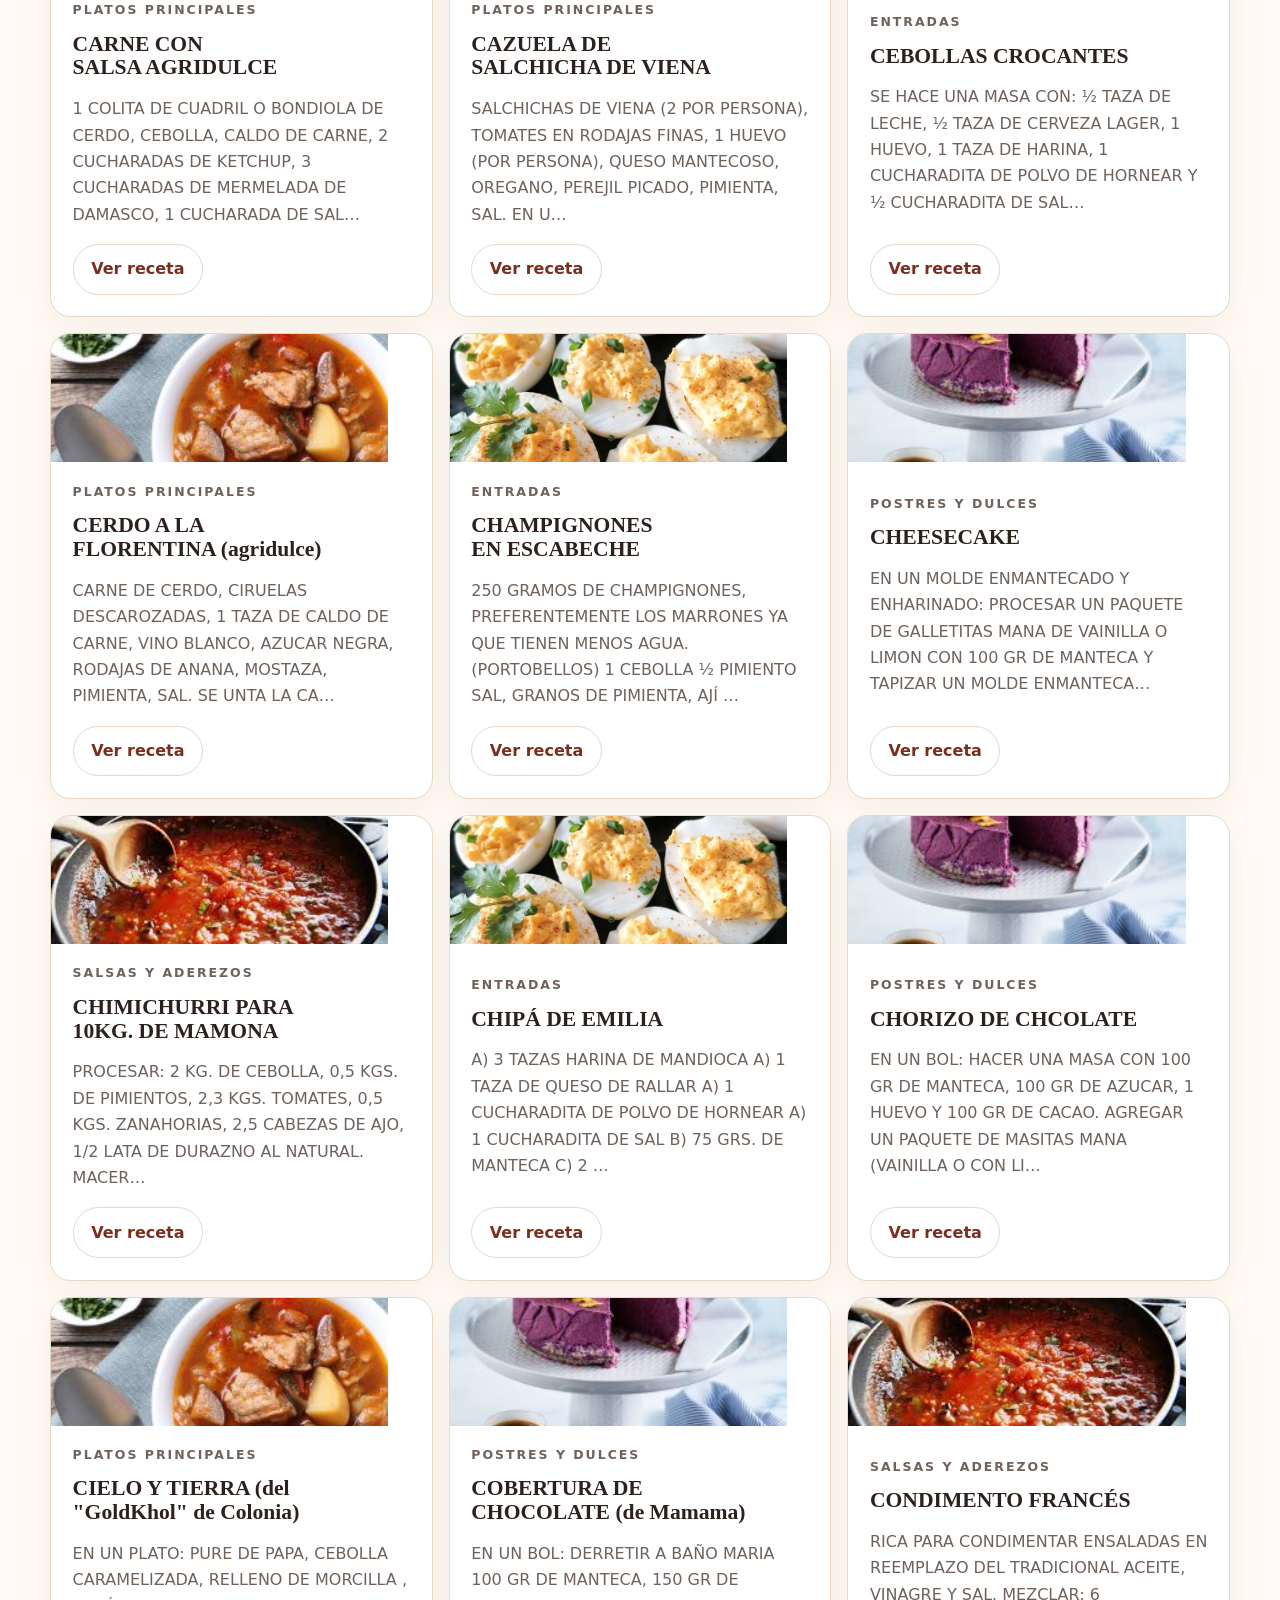
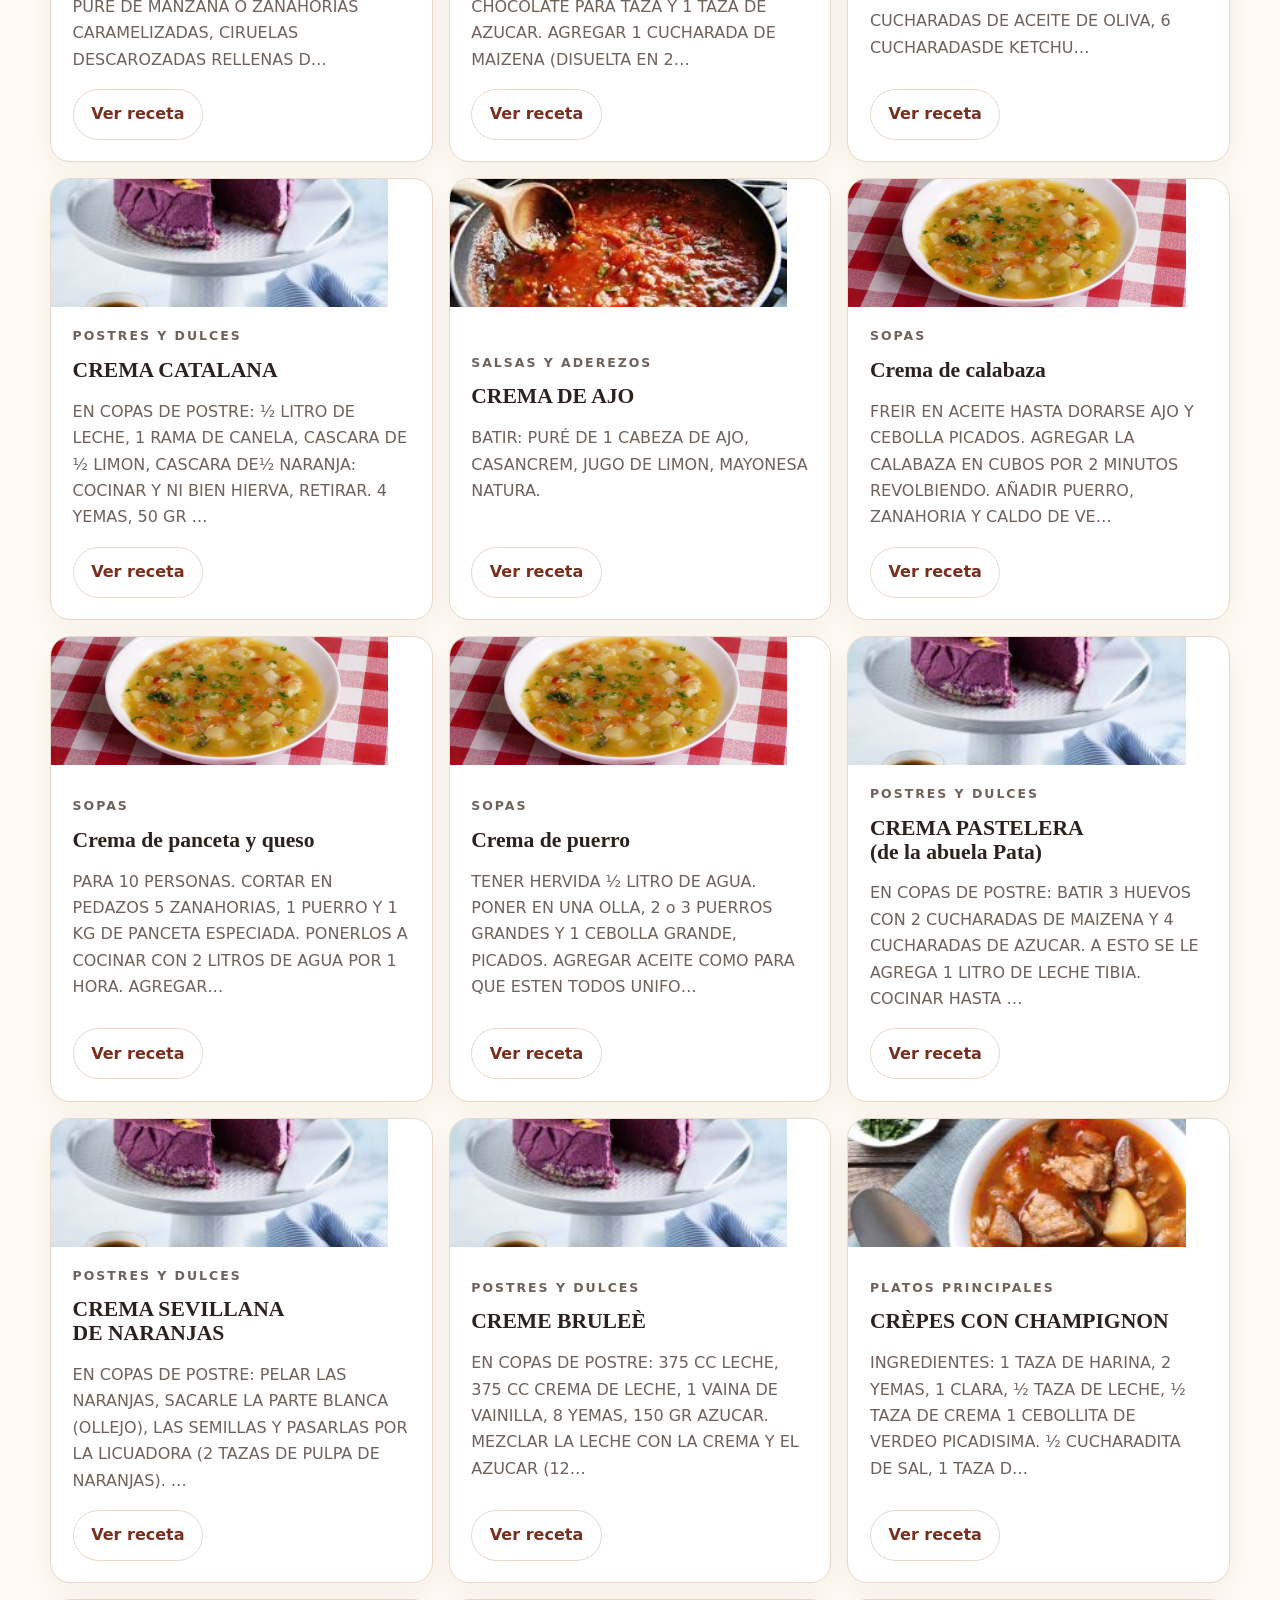
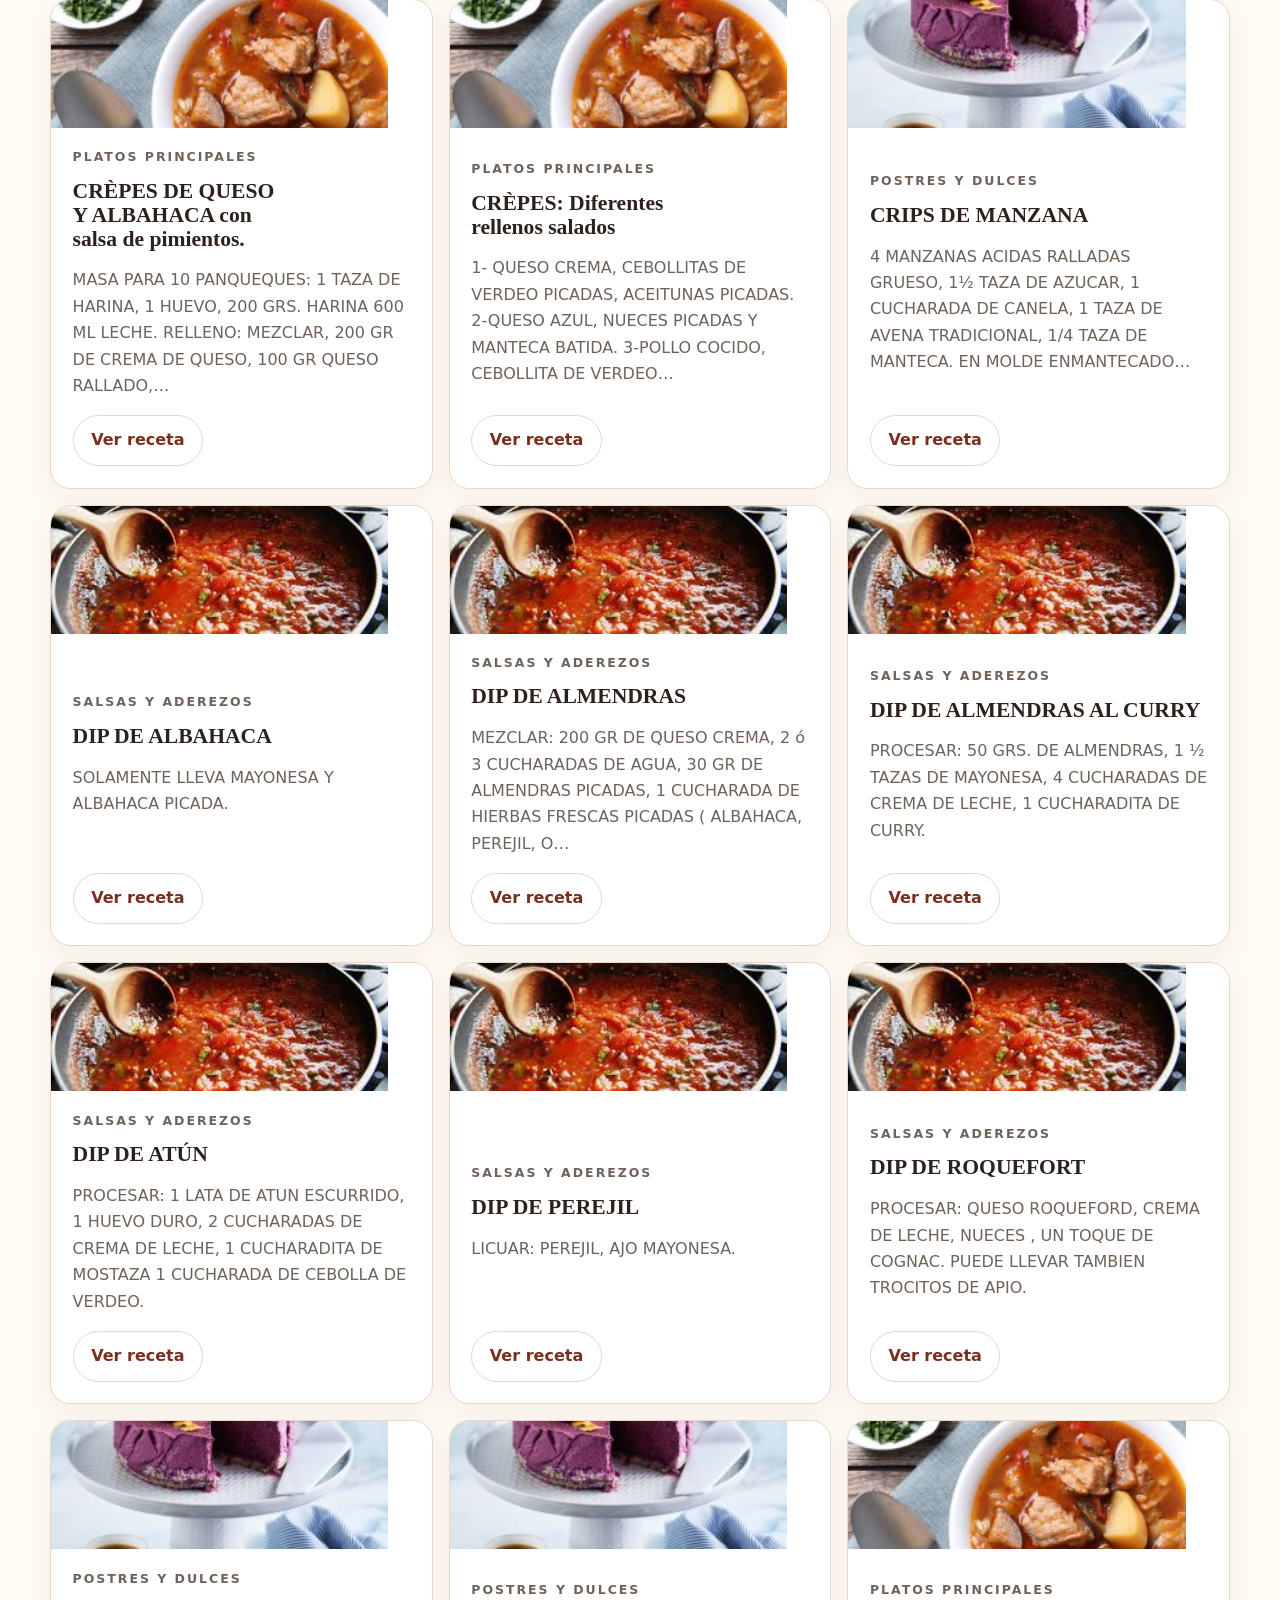
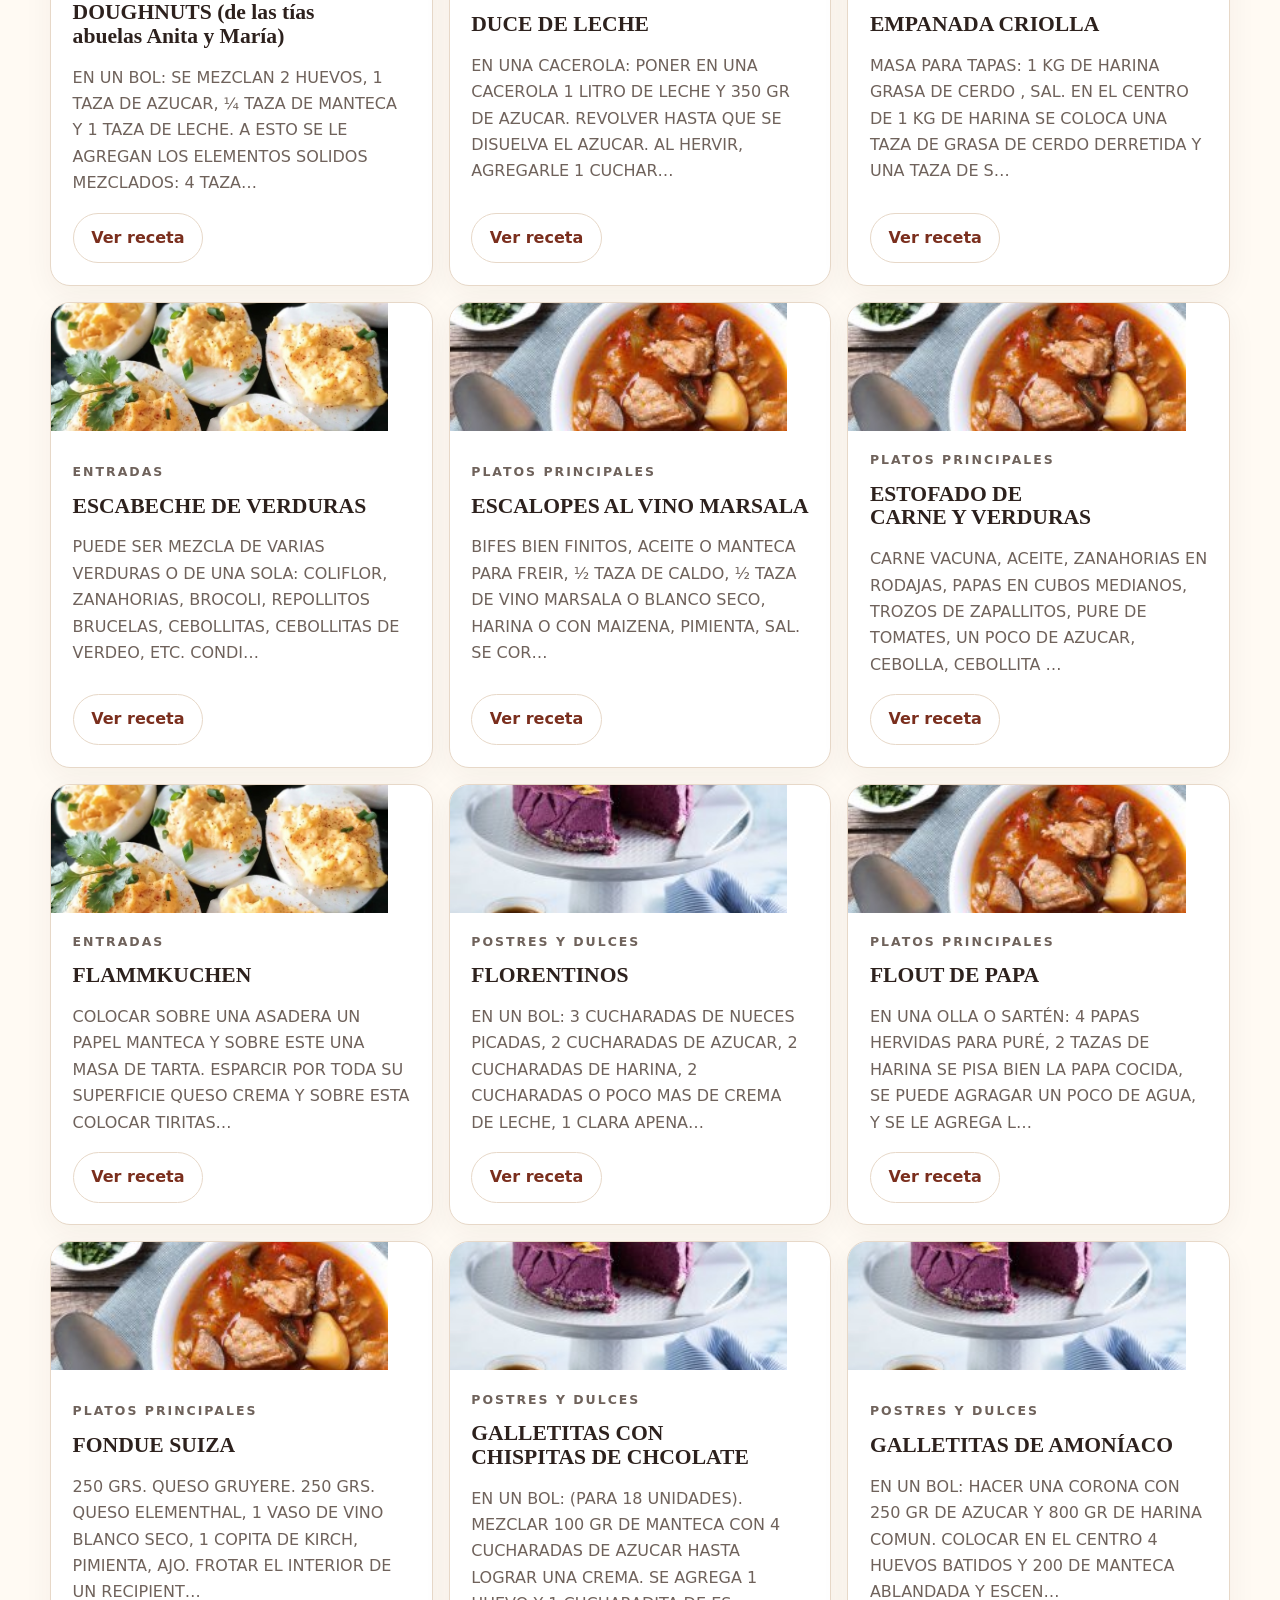
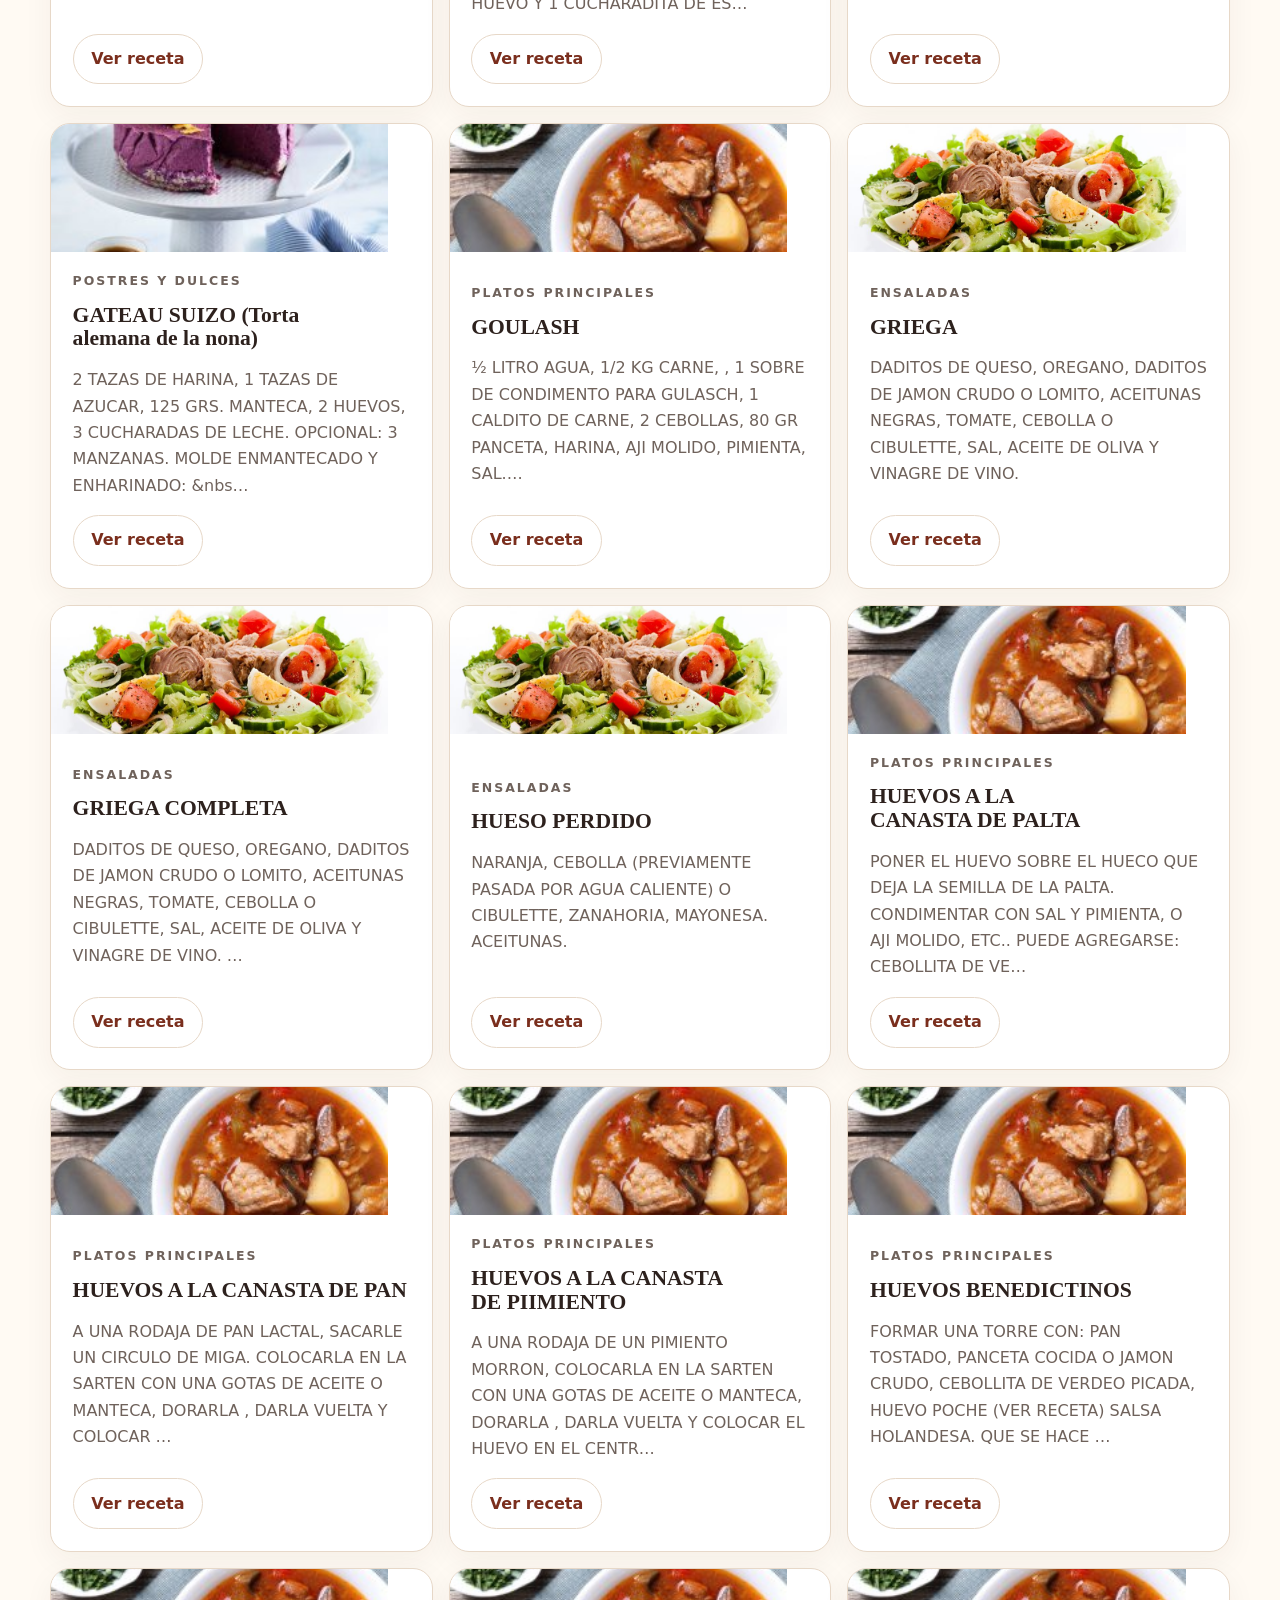
<file: Recetas-hogarenas-modernizadas/index.html>
<!doctype html>
<html lang="es">
<head>
  <meta charset="utf-8">
  <meta name="viewport" content="width=device-width, initial-scale=1">
  <meta name="description" content="Recetario familiar organizado por categorías, con búsqueda rápida y lectura clara.">
  <title>Recetas de la familia</title>
  <link rel="icon" type="image/svg+xml" href="data:image/svg+xml,%3Csvg xmlns='http://www.w3.org/2000/svg' viewBox='0 0 64 64'%3E%3Crect width='64' height='64' rx='14' fill='%237a2e1d'/%3E%3Cpath d='M18 39h28a14 14 0 0 1-28 0Z' fill='%23fff5e9'/%3E%3Cpath d='M24 34c-5-8 7-9 2-17M34 34c-5-8 7-9 2-17M43 34c-4-6 5-8 2-14' fill='none' stroke='%23f7c66b' stroke-width='4' stroke-linecap='round'/%3E%3C/svg%3E">
  <link rel="stylesheet" href="styles.css">
  <script src="app.js" defer></script>
</head>
<body>
  <a class="skip-link" href="#contenido">Saltar al contenido</a>

  <header class="site-header">
    <a class="brand" href="#inicio" aria-label="Ir al inicio">
      <span class="brand-mark" aria-hidden="true">RF</span>
      <span>Recetas de la familia</span>
    </a>
    <button class="menu-button" id="menu-button" type="button" aria-expanded="false" aria-controls="site-nav">
      <span aria-hidden="true">☰</span>
      <span class="sr-only">Abrir menú</span>
    </button>
    <nav id="site-nav" class="site-nav" aria-label="Navegación principal">
      <a href="#inicio">Inicio</a>
      <a href="#recetas">Recetas</a>
      <a href="#historia">Historia</a>
      <a href="#contacto">Contacto</a>
    </nav>
  </header>

  <main id="contenido">
    <section class="hero" id="inicio">
      <div class="hero-copy">
        <p class="eyebrow">Recetario familiar</p>
        <h1>Sabores que cuentan nuestra historia</h1>
        <p>Encuentra preparaciones queridas, desde platos de todos los días hasta postres para compartir.</p>
        <a class="primary-button" href="#recetas">Explorar recetas</a>
      </div>
      <figure class="hero-image">
        <img src="assets/images/tartas.jpg" alt="Tarta casera recién horneada">
      </figure>
    </section>

    <section class="catalogue" id="recetas" aria-labelledby="catalogue-title">
      <div class="section-heading">
        <div>
          <p class="eyebrow">El recetario</p>
          <h2 id="catalogue-title">¿Qué quieres cocinar?</h2>
        </div>
        <p id="result-count" class="result-count" aria-live="polite"></p>
      </div>

      <div class="catalogue-tools">
        <label class="search-field">
          <span class="sr-only">Buscar una receta</span>
          <span aria-hidden="true">⌕</span>
          <input id="search-input" type="search" placeholder="Buscar por nombre o ingrediente…" autocomplete="off">
        </label>
        <button class="secondary-button" id="clear-filters" type="button">Limpiar filtros</button>
      </div>

      <div id="category-filters" class="category-filters" aria-label="Filtrar por categoría"></div>
      <div id="recipe-grid" class="recipe-grid" aria-live="polite"></div>

      <div id="empty-state" class="empty-state" hidden>
        <h3>No encontramos coincidencias</h3>
        <p>Prueba con otro nombre, ingrediente o categoría.</p>
      </div>
    </section>

    <section class="story" id="historia">
      <div>
        <p class="eyebrow">Nuestra historia</p>
        <h2>Una mesa, muchas generaciones</h2>
      </div>
      <p>Este recetario reúne preparaciones familiares que merecen conservarse y compartirse. Cada receta mantiene su texto original y ahora puede encontrarse de forma rápida y cómoda desde cualquier dispositivo.</p>
    </section>

    <section class="contact-section" id="contacto" aria-labelledby="contact-title">
      <div class="contact-copy">
        <p class="eyebrow">Contacto</p>
        <h2 id="contact-title">Comparte una receta</h2>
        <p>Usa el formulario para preparar tu mensaje. La aplicación validará los datos antes de abrir tu programa de correo.</p>
      </div>
      <form id="contact-form" class="contact-form" novalidate>
        <label>Nombre
          <input id="contact-name" name="name" autocomplete="name" required>
          <span class="field-error" data-error-for="contact-name"></span>
        </label>
        <label>Correo electrónico
          <input id="contact-email" name="email" type="email" autocomplete="email" required>
          <span class="field-error" data-error-for="contact-email"></span>
        </label>
        <label>Asunto
          <input id="contact-subject" name="subject" required>
          <span class="field-error" data-error-for="contact-subject"></span>
        </label>
        <label>Mensaje
          <textarea id="contact-message" name="message" rows="6" required></textarea>
          <span class="field-error" data-error-for="contact-message"></span>
        </label>
        <button class="primary-button" type="submit">Preparar correo</button>
        <p id="form-status" class="form-status" aria-live="polite"></p>
      </form>
    </section>
  </main>

  <footer>
    <p>Recetas de la familia · Hecho para conservar y compartir</p>
  </footer>

  <dialog id="recipe-dialog" class="recipe-dialog" aria-labelledby="dialog-title">
    <article>
      <button id="dialog-close" class="dialog-close" type="button" aria-label="Cerrar receta">×</button>
      <p id="dialog-category" class="eyebrow"></p>
      <h2 id="dialog-title"></h2>
      <div id="dialog-content" class="recipe-content"></div>
      <div class="dialog-actions">
        <button id="print-recipe" class="secondary-button" type="button">Imprimir receta</button>
        <button id="dialog-close-bottom" class="primary-button" type="button">Cerrar</button>
      </div>
    </article>
  </dialog>
</body>
</html>
</file>
<file: Recetas-hogarenas-modernizadas/styles.css>
:root {
  --ink: #2d211d;
  --muted: #6f625b;
  --paper: #fffaf3;
  --surface: #ffffff;
  --brand: #7a2e1d;
  --brand-dark: #572014;
  --accent: #e6a63f;
  --line: #e7d8c8;
  --focus: #126a78;
  --shadow: 0 18px 50px rgba(67, 39, 27, 0.12);
  --radius: 1.25rem;
  --content: 1180px;
}

* { box-sizing: border-box; }
html { scroll-behavior: smooth; }
body {
  margin: 0;
  color: var(--ink);
  background: var(--paper);
  font-family: Inter, ui-sans-serif, system-ui, -apple-system, BlinkMacSystemFont, "Segoe UI", sans-serif;
  font-size: 1rem;
  line-height: 1.65;
}
body.dialog-open { overflow: hidden; }
img { display: block; max-width: 100%; }
button, input, textarea { font: inherit; }
button, a { -webkit-tap-highlight-color: transparent; }
a { color: inherit; }
h1, h2, h3 {
  margin: 0;
  font-family: Georgia, "Times New Roman", serif;
  line-height: 1.1;
  text-wrap: balance;
}
h1 { font-size: clamp(2.6rem, 7vw, 5.8rem); }
h2 { font-size: clamp(2rem, 4.5vw, 3.7rem); }
h3 { font-size: 1.35rem; }

.sr-only, .skip-link:not(:focus) {
  position: absolute;
  width: 1px;
  height: 1px;
  padding: 0;
  margin: -1px;
  overflow: hidden;
  clip: rect(0, 0, 0, 0);
  white-space: nowrap;
  border: 0;
}
.skip-link:focus {
  position: fixed;
  z-index: 100;
  top: 1rem;
  left: 1rem;
  padding: .7rem 1rem;
  color: white;
  background: var(--brand-dark);
  border-radius: .5rem;
}
:focus-visible {
  outline: 3px solid var(--focus);
  outline-offset: 3px;
}

.site-header {
  position: sticky;
  z-index: 30;
  top: 0;
  display: flex;
  align-items: center;
  justify-content: space-between;
  gap: 1.5rem;
  width: 100%;
  padding: .85rem max(1rem, calc((100vw - var(--content)) / 2));
  border-bottom: 1px solid rgba(122, 46, 29, .12);
  background: rgba(255, 250, 243, .94);
  backdrop-filter: blur(16px);
}
.brand {
  display: inline-flex;
  align-items: center;
  gap: .7rem;
  font-family: Georgia, "Times New Roman", serif;
  font-size: 1.15rem;
  font-weight: 700;
  text-decoration: none;
}
.brand-mark {
  display: grid;
  width: 2.5rem;
  height: 2.5rem;
  place-items: center;
  color: white;
  background: var(--brand);
  border-radius: .8rem .8rem .8rem .25rem;
  font-family: ui-sans-serif, system-ui, sans-serif;
  font-size: .78rem;
  letter-spacing: .05em;
}
.site-nav { display: flex; align-items: center; gap: 1.5rem; }
.site-nav a {
  padding: .4rem .1rem;
  color: var(--muted);
  font-weight: 700;
  text-decoration: none;
}
.site-nav a:hover { color: var(--brand); }
.menu-button {
  display: none;
  padding: .5rem .7rem;
  border: 1px solid var(--line);
  background: var(--surface);
  border-radius: .65rem;
  cursor: pointer;
}

main > section {
  width: min(var(--content), calc(100% - 2rem));
  margin-inline: auto;
}
.hero {
  display: grid;
  grid-template-columns: minmax(0, 1.05fr) minmax(280px, .95fr);
  align-items: center;
  min-height: min(760px, calc(100vh - 4.5rem));
  padding-block: clamp(3rem, 8vw, 7rem);
}
.hero-copy { position: relative; z-index: 1; padding-right: clamp(0rem, 4vw, 4rem); }
.hero-copy h1 { max-width: 12ch; }
.hero-copy > p:not(.eyebrow) {
  max-width: 54ch;
  margin: 1.5rem 0 2rem;
  color: var(--muted);
  font-size: 1.15rem;
}
.eyebrow {
  margin: 0 0 .75rem;
  color: var(--brand);
  font-size: .78rem;
  font-weight: 800;
  letter-spacing: .16em;
  text-transform: uppercase;
}
.hero-image {
  position: relative;
  margin: 0;
}
.hero-image::before {
  position: absolute;
  inset: -1.2rem 1.5rem 1.5rem -1.2rem;
  z-index: -1;
  content: "";
  background: var(--accent);
  border-radius: 45% 55% 35% 65% / 55% 35% 65% 45%;
}
.hero-image img {
  width: 100%;
  aspect-ratio: 4 / 5;
  object-fit: cover;
  border-radius: 45% 55% 35% 65% / 55% 35% 65% 45%;
  box-shadow: var(--shadow);
}
.primary-button, .secondary-button {
  display: inline-flex;
  min-height: 2.8rem;
  align-items: center;
  justify-content: center;
  padding: .7rem 1.1rem;
  border-radius: 999px;
  font-weight: 800;
  text-decoration: none;
  cursor: pointer;
}
.primary-button { color: white; border: 1px solid var(--brand); background: var(--brand); }
.primary-button:hover { background: var(--brand-dark); }
.secondary-button { color: var(--brand); border: 1px solid var(--line); background: var(--surface); }
.secondary-button:hover { border-color: var(--brand); }

.catalogue { padding-block: clamp(4rem, 8vw, 7rem); }
.section-heading {
  display: flex;
  align-items: end;
  justify-content: space-between;
  gap: 2rem;
}
.result-count { margin: 0; color: var(--muted); font-weight: 700; }
.catalogue-tools {
  display: flex;
  gap: .75rem;
  margin: 2rem 0 1.25rem;
}
.search-field {
  display: flex;
  flex: 1;
  align-items: center;
  gap: .7rem;
  max-width: 46rem;
  padding: .2rem .95rem;
  border: 1px solid var(--line);
  background: var(--surface);
  border-radius: 999px;
  box-shadow: 0 8px 30px rgba(67, 39, 27, .06);
}
.search-field input {
  width: 100%;
  min-height: 2.8rem;
  border: 0;
  outline: 0;
  background: transparent;
}
.category-filters {
  display: flex;
  gap: .55rem;
  padding-bottom: 1.5rem;
  overflow-x: auto;
  scrollbar-width: thin;
}
.filter-button {
  flex: 0 0 auto;
  padding: .55rem .9rem;
  color: var(--muted);
  border: 1px solid var(--line);
  background: transparent;
  border-radius: 999px;
  font-weight: 700;
  cursor: pointer;
}
.filter-button[aria-pressed="true"] { color: white; border-color: var(--brand); background: var(--brand); }
.recipe-grid {
  display: grid;
  grid-template-columns: repeat(3, minmax(0, 1fr));
  gap: 1rem;
}
.recipe-card {
  position: relative;
  overflow: hidden;
  display: flex;
  min-height: 15rem;
  flex-direction: column;
  justify-content: space-between;
  padding: 0 1.35rem 1.35rem;
  border: 1px solid var(--line);
  background: var(--surface);
  border-radius: var(--radius);
  box-shadow: 0 9px 30px rgba(67, 39, 27, .05);
  transition: transform .2s ease, box-shadow .2s ease;
}
.recipe-card-image {
  width: calc(100% + 2.7rem);
  height: 8rem;
  margin: 0 -1.35rem 1.2rem;
  object-fit: cover;
}
.recipe-card:hover { transform: translateY(-4px); box-shadow: var(--shadow); }
.recipe-card p { color: var(--muted); }
.recipe-card button { align-self: flex-start; }
.empty-state {
  padding: 4rem 1rem;
  text-align: center;
  border: 1px dashed var(--line);
  border-radius: var(--radius);
}

.story {
  display: grid;
  grid-template-columns: .8fr 1.2fr;
  gap: clamp(2rem, 8vw, 7rem);
  align-items: start;
  padding-block: clamp(4rem, 8vw, 7rem);
  border-block: 1px solid var(--line);
}
.story > p { margin: 0; color: var(--muted); font-size: clamp(1.1rem, 2.2vw, 1.4rem); }
.contact-section {
  display: grid;
  grid-template-columns: .8fr 1.2fr;
  gap: clamp(2rem, 8vw, 7rem);
  padding-block: clamp(4rem, 8vw, 7rem);
}
.contact-copy p:last-child { max-width: 38ch; color: var(--muted); }
.contact-form {
  display: grid;
  gap: 1rem;
  padding: clamp(1.2rem, 4vw, 2rem);
  border: 1px solid var(--line);
  background: var(--surface);
  border-radius: var(--radius);
  box-shadow: var(--shadow);
}
.contact-form label { display: grid; gap: .4rem; font-weight: 800; }
.contact-form input, .contact-form textarea {
  width: 100%;
  padding: .8rem .9rem;
  color: var(--ink);
  border: 1px solid #cdb9a8;
  background: white;
  border-radius: .7rem;
}
.contact-form textarea { resize: vertical; }
.field-error { min-height: 1.2em; color: #a51d20; font-size: .85rem; font-weight: 700; }
.form-status { margin: 0; color: var(--brand); font-weight: 700; }
footer { padding: 2rem 1rem; color: var(--muted); text-align: center; border-top: 1px solid var(--line); }

.recipe-dialog {
  width: min(760px, calc(100% - 1.5rem));
  max-height: calc(100vh - 2rem);
  padding: 0;
  border: 0;
  background: var(--surface);
  border-radius: var(--radius);
  box-shadow: 0 30px 90px rgba(45, 25, 18, .35);
}
.recipe-dialog::backdrop { background: rgba(35, 23, 19, .72); backdrop-filter: blur(5px); }
.recipe-dialog article { position: relative; padding: clamp(1.5rem, 5vw, 3rem); }
.dialog-close {
  position: absolute;
  top: 1rem;
  right: 1rem;
  width: 2.5rem;
  height: 2.5rem;
  color: var(--muted);
  border: 1px solid var(--line);
  background: white;
  border-radius: 50%;
  font-size: 1.6rem;
  line-height: 1;
  cursor: pointer;
}
.recipe-content {
  margin-block: 1.5rem;
  color: #443731;
  white-space: pre-line;
}
.dialog-actions { display: flex; justify-content: flex-end; gap: .7rem; }

@media (max-width: 820px) {
  .menu-button { display: inline-flex; }
  .site-nav {
    position: absolute;
    top: calc(100% + 1px);
    right: 1rem;
    display: none;
    min-width: 12rem;
    flex-direction: column;
    align-items: stretch;
    gap: 0;
    padding: .5rem;
    border: 1px solid var(--line);
    background: var(--surface);
    border-radius: .8rem;
    box-shadow: var(--shadow);
  }
  .site-nav.is-open { display: flex; }
  .site-nav a { padding: .7rem .8rem; }
  .hero { grid-template-columns: 1fr; gap: 3rem; min-height: 0; }
  .hero-image { width: min(88%, 34rem); margin-inline: auto; }
  .recipe-grid { grid-template-columns: repeat(2, minmax(0, 1fr)); }
  .story, .contact-section { grid-template-columns: 1fr; gap: 2rem; }
}

@media (max-width: 560px) {
  .brand > span:last-child { font-size: 1rem; }
  .hero { padding-top: 3.2rem; }
  .hero-image img { aspect-ratio: 5 / 4; }
  .section-heading { align-items: start; flex-direction: column; gap: .7rem; }
  .catalogue-tools { align-items: stretch; flex-direction: column; }
  .search-field { max-width: none; }
  .recipe-grid { grid-template-columns: 1fr; }
  .recipe-card { min-height: 12rem; }
  .dialog-actions { align-items: stretch; flex-direction: column; }
}

@media (prefers-reduced-motion: reduce) {
  html { scroll-behavior: auto; }
  *, *::before, *::after { scroll-behavior: auto !important; transition: none !important; }
}

@media print {
  body * { visibility: hidden; }
  .recipe-dialog, .recipe-dialog * { visibility: visible; }
  .recipe-dialog { position: absolute; inset: 0; width: 100%; max-height: none; box-shadow: none; }
  .dialog-close, .dialog-actions { display: none; }
}
</file>
